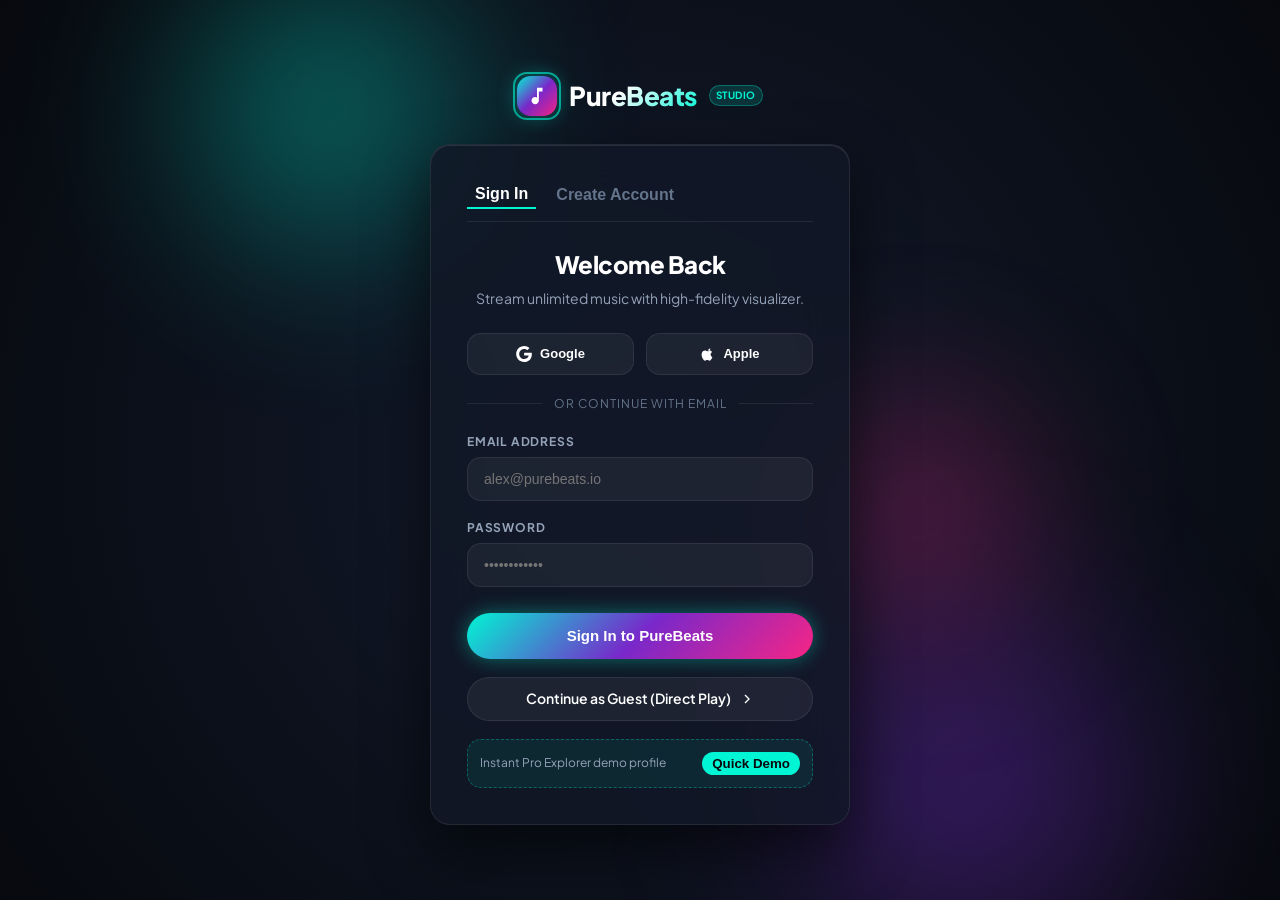
<file: login.html>
<!DOCTYPE html>
<html lang="en">
<head>
  <meta charset="UTF-8">
  <meta name="viewport" content="width=device-width, initial-scale=1.0">
  <meta name="theme-color" content="#00f5d4">
  <title>Sign In — PureBeats</title>
  
  <link rel="manifest" href="manifest.json">
  <link rel="preconnect" href="https://fonts.googleapis.com">
  <link rel="preconnect" href="https://fonts.gstatic.com" crossorigin>
  <link href="https://fonts.googleapis.com/css2?family=Plus+Jakarta+Sans:wght@400;500;600;700;800&family=JetBrains+Mono:wght@500;700&display=swap" rel="stylesheet">
  
  <link rel="stylesheet" href="style.css">
  <style>
    /* Specific Login Gateway Styling */
    .auth-bg-orbs {
      position: absolute;
      inset: 0;
      overflow: hidden;
      pointer-events: none;
    }
    .orb {
      position: absolute;
      border-radius: 50%;
      filter: blur(80px);
      opacity: 0.5;
      animation: floatOrb 12s infinite ease-in-out alternate;
    }
    .orb-1 {
      width: 400px;
      height: 400px;
      background: radial-gradient(circle, var(--accent-cyan) 0%, transparent 70%);
      top: -10%;
      left: 10%;
    }
    .orb-2 {
      width: 500px;
      height: 500px;
      background: radial-gradient(circle, var(--accent-purple) 0%, transparent 70%);
      bottom: -15%;
      right: 5%;
      animation-delay: -6s;
    }
    .orb-3 {
      width: 300px;
      height: 300px;
      background: radial-gradient(circle, var(--accent-pink) 0%, transparent 70%);
      top: 40%;
      left: 60%;
      animation-delay: -3s;
    }

    @keyframes floatOrb {
      0% { transform: translate(0, 0) scale(1); }
      100% { transform: translate(40px, -30px) scale(1.15); }
    }

    .auth-container {
      position: relative;
      z-index: 10;
      width: 100%;
      max-width: 460px;
      padding: 20px;
    }

    .auth-brand {
      display: flex;
      align-items: center;
      justify-content: center;
      gap: 12px;
      margin-bottom: 28px;
      text-decoration: none;
    }

    .auth-card-body {
      background: rgba(18, 24, 38, 0.82);
      backdrop-filter: blur(24px);
      border: 1px solid var(--border-glass);
      border-radius: var(--radius-lg);
      padding: 36px;
      box-shadow: 0 25px 60px rgba(0, 0, 0, 0.6), inset 0 1px 0 rgba(255, 255, 255, 0.1);
    }

    .auth-header {
      text-align: center;
      margin-bottom: 24px;
    }
    .auth-header h2 {
      font-size: 24px;
      font-weight: 800;
      color: #fff;
      letter-spacing: -0.5px;
      margin-bottom: 6px;
    }
    .auth-header p {
      font-size: 14px;
      color: var(--text-secondary);
    }

    .social-auth-grid {
      display: grid;
      grid-template-columns: 1fr 1fr;
      gap: 12px;
      margin-bottom: 20px;
    }
    .btn-social {
      height: 42px;
      border-radius: var(--radius-md);
      background: rgba(255, 255, 255, 0.05);
      border: 1px solid var(--border-glass);
      color: #fff;
      font-size: 13px;
      font-weight: 600;
      display: flex;
      align-items: center;
      justify-content: center;
      gap: 8px;
      cursor: pointer;
      transition: all var(--transition-fast);
    }
    .btn-social:hover {
      background: rgba(255, 255, 255, 0.1);
      border-color: rgba(255, 255, 255, 0.2);
    }

    .auth-divider {
      display: flex;
      align-items: center;
      gap: 12px;
      color: var(--text-muted);
      font-size: 12px;
      text-transform: uppercase;
      letter-spacing: 1px;
      margin-bottom: 20px;
    }
    .auth-divider::before, .auth-divider::after {
      content: '';
      flex: 1;
      height: 1px;
      background: var(--border-glass);
    }

    .demo-autofill-bar {
      margin-top: 18px;
      padding: 12px;
      border-radius: var(--radius-md);
      background: rgba(0, 245, 212, 0.08);
      border: 1px dashed rgba(0, 245, 212, 0.3);
      display: flex;
      align-items: center;
      justify-content: space-between;
      font-size: 12px;
      color: var(--text-secondary);
    }
    .btn-demo-click {
      background: var(--accent-cyan);
      color: var(--bg-darkest);
      border: none;
      padding: 4px 10px;
      border-radius: var(--radius-full);
      font-weight: 700;
      cursor: pointer;
      transition: transform var(--transition-fast);
    }
    .btn-demo-click:hover {
      transform: scale(1.05);
    }
  </style>
</head>
<body class="auth-page">
  <!-- Glowing Orbs -->
  <div class="auth-bg-orbs">
    <div class="orb orb-1"></div>
    <div class="orb orb-2"></div>
    <div class="orb orb-3"></div>
  </div>

  <div class="auth-container">
    <!-- Brand Logo -->
    <a href="index.html" class="auth-brand">
      <div class="brand-icon-wrap">
        <div class="brand-pulse-ring"></div>
        <svg viewBox="0 0 24 24" width="22" height="22" fill="#fff">
          <path d="M12 3v10.55c-.59-.34-1.27-.55-2-.55-2.21 0-4 1.79-4 4s1.79 4 4 4 4-1.79 4-4V7h4V3h-6z"/>
        </svg>
      </div>
      <span class="brand-title" style="font-size: 26px;">PureBeats</span>
      <span class="brand-badge">STUDIO</span>
    </a>

    <!-- Auth Card -->
    <div class="auth-card-body">
      <!-- Tabs -->
      <div class="auth-tabs">
        <button class="auth-tab active" id="tab-login" onclick="switchAuthTab('login')">Sign In</button>
        <button class="auth-tab" id="tab-signup" onclick="switchAuthTab('signup')">Create Account</button>
      </div>

      <div class="auth-header">
        <h2 id="auth-title">Welcome Back</h2>
        <p id="auth-subtitle">Stream unlimited music with high-fidelity visualizer.</p>
      </div>

      <!-- Quick Social Buttons -->
      <div class="social-auth-grid">
        <button class="btn-social" type="button" onclick="loginWithProvider('Google')">
          <svg viewBox="0 0 24 24" width="16" height="16" fill="currentColor">
            <path d="M12.24 10.285V14.4h6.806c-.275 1.765-2.056 5.174-6.806 5.174-4.095 0-7.439-3.389-7.439-7.574s3.345-7.574 7.439-7.574c2.33 0 3.891.989 4.785 1.849l3.254-3.138C18.189 1.186 15.479 0 12.24 0c-6.635 0-12 5.365-12 12s5.365 12 12 12c6.926 0 11.52-4.869 11.52-11.726 0-.788-.085-1.39-.189-1.989H12.24z"/>
          </svg>
          Google
        </button>
        <button class="btn-social" type="button" onclick="loginWithProvider('Apple')">
          <svg viewBox="0 0 24 24" width="16" height="16" fill="currentColor">
            <path d="M18.71 19.5c-.83 1.24-1.71 2.45-3.05 2.47-1.34.03-1.77-.79-3.29-.79-1.53 0-2 .77-3.27.82-1.31.05-2.3-1.32-3.14-2.53C4.25 17 2.94 12.45 4.7 9.39c.87-1.52 2.43-2.48 4.12-2.51 1.28-.02 2.5.87 3.29.87.78 0 2.26-1.07 3.81-.91.65.03 2.47.26 3.64 1.98-.09.06-2.17 1.28-2.15 3.81.03 3.02 2.65 4.03 2.68 4.04-.03.07-.42 1.44-1.38 2.83M15.97 6.84c.66-.8 1.11-1.92.99-3.04-.96.04-2.12.64-2.8 1.44-.6.69-1.12 1.82-.98 2.91 1.07.08 2.15-.55 2.79-1.31z"/>
          </svg>
          Apple
        </button>
      </div>

      <div class="auth-divider">or continue with email</div>

      <!-- Auth Form -->
      <form class="auth-form" id="auth-form" onsubmit="handleAuthSubmit(event)">
        <div class="form-group" id="name-group" style="display: none;">
          <label class="form-label" for="user-fullname">Full Name</label>
          <input type="text" class="form-input" id="user-fullname" placeholder="Alex River">
        </div>

        <div class="form-group">
          <label class="form-label" for="user-email">Email Address</label>
          <input type="email" class="form-input" id="user-email" placeholder="alex@purebeats.io" required>
        </div>

        <div class="form-group">
          <label class="form-label" for="user-password">Password</label>
          <input type="password" class="form-input" id="user-password" placeholder="••••••••••••" required>
        </div>

        <button type="submit" class="btn-submit-auth" id="btn-auth-submit">
          Sign In to PureBeats
        </button>

        <a href="index.html" class="btn-guest-pass" onclick="loginAsGuest()">
          <span>Continue as Guest (Direct Play)</span>
          <svg viewBox="0 0 24 24" width="16" height="16" fill="none" stroke="currentColor" stroke-width="2">
            <polyline points="9 18 15 12 9 6"></polyline>
          </svg>
        </a>
      </form>

      <!-- Instant Demo Autofill -->
      <div class="demo-autofill-bar">
        <span>Instant Pro Explorer demo profile</span>
        <button type="button" class="btn-demo-click" onclick="demoAutofill()">Quick Demo</button>
      </div>
    </div>
  </div>

  <script>
    let currentMode = 'login';

    function switchAuthTab(mode) {
      currentMode = mode;
      const tabLogin = document.getElementById('tab-login');
      const tabSignup = document.getElementById('tab-signup');
      const nameGroup = document.getElementById('name-group');
      const authTitle = document.getElementById('auth-title');
      const authSubtitle = document.getElementById('auth-subtitle');
      const submitBtn = document.getElementById('btn-auth-submit');

      if (mode === 'signup') {
        tabLogin.classList.remove('active');
        tabSignup.classList.add('active');
        nameGroup.style.display = 'flex';
        authTitle.textContent = 'Create PureBeats Account';
        authSubtitle.textContent = 'Join the next generation of online audio streaming.';
        submitBtn.textContent = 'Create Pro Account';
      } else {
        tabLogin.classList.add('active');
        tabSignup.classList.remove('active');
        nameGroup.style.display = 'none';
        authTitle.textContent = 'Welcome Back';
        authSubtitle.textContent = 'Stream unlimited music with high-fidelity visualizer.';
        submitBtn.textContent = 'Sign In to PureBeats';
      }
    }

    function demoAutofill() {
      document.getElementById('user-email').value = 'alex.river@purebeats.io';
      document.getElementById('user-password').value = 'purebeats2026';
      if (currentMode === 'signup') {
        document.getElementById('user-fullname').value = 'Alex River';
      }
      handleAuthSubmit(new Event('submit'));
    }

    function handleAuthSubmit(e) {
      if (e) e.preventDefault();
      const email = document.getElementById('user-email').value || 'alex.river@purebeats.io';
      const name = (currentMode === 'signup' && document.getElementById('user-fullname').value) 
        ? document.getElementById('user-fullname').value 
        : email.split('@')[0].replace('.', ' ').replace(/\b\w/g, l => l.toUpperCase());

      const userObj = {
        name: name,
        email: email,
        status: 'Pro Listener',
        avatar: name.charAt(0).toUpperCase()
      };

      localStorage.setItem('purebeats_user', JSON.stringify(userObj));
      localStorage.setItem('pulse_user', JSON.stringify(userObj));
      window.location.href = 'index.html';
    }

    function loginAsGuest() {
      const guestObj = {
        name: 'Guest Explorer',
        email: 'guest@purebeats.io',
        status: 'Free Listener',
        avatar: 'G'
      };
      localStorage.setItem('purebeats_user', JSON.stringify(guestObj));
      localStorage.setItem('pulse_user', JSON.stringify(guestObj));
    }

    function loginWithProvider(provider) {
      const userObj = {
        name: `${provider} Listener`,
        email: `user@${provider.toLowerCase()}.com`,
        status: 'Verified VIP',
        avatar: provider.charAt(0)
      };
      localStorage.setItem('purebeats_user', JSON.stringify(userObj));
      localStorage.setItem('pulse_user', JSON.stringify(userObj));
      window.location.href = 'index.html';
    }
  </script>
</body>
</html>
</file>
<file: style.css>
/* ==========================================================================
   PULSE MUSIC PLAYER - ULTRA-MODERN CYBER-DARK DESIGN SYSTEM
   ========================================================================== */

:root {
  /* Color Palette */
  --bg-darkest: #07090e;
  --bg-dark: #0b0f19;
  --bg-surface: #121826;
  --bg-surface-elevated: #1a2236;
  --bg-glass: rgba(18, 24, 38, 0.75);
  --bg-glass-card: rgba(26, 34, 54, 0.6);
  --border-glass: rgba(255, 255, 255, 0.08);
  --border-glass-bright: rgba(0, 245, 212, 0.3);

  /* Neon Brand Accents */
  --accent-cyan: #00f5d4;
  --accent-purple: #7928ca;
  --accent-pink: #f72585;
  --accent-blue: #4361ee;
  --accent-amber: #ffb703;
  --accent-gradient: linear-gradient(135deg, #00f5d4 0%, #7928ca 50%, #f72585 100%);
  --accent-gradient-subtle: linear-gradient(135deg, rgba(0, 245, 212, 0.15) 0%, rgba(121, 40, 202, 0.15) 100%);
  --glow-cyan: 0 0 20px rgba(0, 245, 212, 0.4);
  --glow-pink: 0 0 20px rgba(247, 37, 133, 0.4);
  --glow-purple: 0 0 24px rgba(121, 40, 202, 0.5);

  /* Typography */
  --font-main: 'Plus Jakarta Sans', system-ui, -apple-system, BlinkMacSystemFont, 'Segoe UI', Roboto, sans-serif;
  --font-mono: 'JetBrains Mono', 'Fira Code', monospace;

  /* Text Colors */
  --text-primary: #ffffff;
  --text-secondary: #94a3b8;
  --text-muted: #64748b;
  --text-accent: #00f5d4;

  /* Dimensions & Spacing */
  --sidebar-width: 250px;
  --player-height: 92px;
  --header-height: 72px;
  --radius-sm: 8px;
  --radius-md: 14px;
  --radius-lg: 20px;
  --radius-full: 9999px;

  /* Transitions */
  --transition-fast: 0.15s cubic-bezier(0.4, 0, 0.2, 1);
  --transition-normal: 0.25s cubic-bezier(0.4, 0, 0.2, 1);
  --transition-smooth: 0.4s cubic-bezier(0.16, 1, 0.3, 1);
}

/* Base Reset */
*, *::before, *::after {
  box-sizing: border-box;
  margin: 0;
  padding: 0;
}

html, body {
  width: 100%;
  height: 100%;
  overflow: hidden;
  background-color: var(--bg-darkest);
  color: var(--text-primary);
  font-family: var(--font-main);
  font-size: 15px;
  line-height: 1.5;
  -webkit-font-smoothing: antialiased;
  -moz-osx-font-smoothing: grayscale;
  user-select: none;
}

/* Custom Scrollbar */
::-webkit-scrollbar {
  width: 8px;
  height: 8px;
}
::-webkit-scrollbar-track {
  background: transparent;
}
::-webkit-scrollbar-thumb {
  background: rgba(255, 255, 255, 0.12);
  border-radius: var(--radius-full);
}
::-webkit-scrollbar-thumb:hover {
  background: rgba(0, 245, 212, 0.4);
}

/* Background Animated Gradient Mesh */
.app-bg-glow {
  position: fixed;
  inset: 0;
  pointer-events: none;
  z-index: 0;
  overflow: hidden;
}
.app-bg-glow::before {
  content: '';
  position: absolute;
  top: -20%;
  left: 10%;
  width: 60vw;
  height: 60vw;
  border-radius: 50%;
  background: radial-gradient(circle, rgba(121, 40, 202, 0.18) 0%, rgba(0, 0, 0, 0) 70%);
  filter: blur(80px);
  animation: meshFloat1 18s ease-in-out infinite alternate;
}
.app-bg-glow::after {
  content: '';
  position: absolute;
  bottom: 10%;
  right: -10%;
  width: 50vw;
  height: 50vw;
  border-radius: 50%;
  background: radial-gradient(circle, rgba(0, 245, 212, 0.12) 0%, rgba(0, 0, 0, 0) 70%);
  filter: blur(90px);
  animation: meshFloat2 22s ease-in-out infinite alternate;
}

@keyframes meshFloat1 {
  0% { transform: translate(0, 0) scale(1); }
  50% { transform: translate(6vw, 4vh) scale(1.1); }
  100% { transform: translate(-4vw, 8vh) scale(0.95); }
}
@keyframes meshFloat2 {
  0% { transform: translate(0, 0) scale(1); }
  50% { transform: translate(-8vw, -6vh) scale(1.08); }
  100% { transform: translate(5vw, -3vh) scale(0.9); }
}

/* ==========================================================================
   APP CONTAINER & LAYOUT
   ========================================================================== */
.purebeats-app,
.pulse-app {
  position: relative;
  width: 100vw;
  height: 100vh;
  display: grid;
  grid-template-columns: var(--sidebar-width) 1fr;
  grid-template-rows: 1fr var(--player-height);
  grid-template-areas:
    "sidebar main"
    "player  player";
  z-index: 1;
}

/* ==========================================================================
   SIDEBAR NAVIGATION
   ========================================================================== */
.sidebar {
  grid-area: sidebar;
  background: rgba(11, 15, 25, 0.85);
  backdrop-filter: blur(20px);
  border-right: 1px solid var(--border-glass);
  display: flex;
  flex-direction: column;
  padding: 24px 16px;
  gap: 28px;
  overflow-y: auto;
  z-index: 10;
}

/* Brand Logo */
.brand {
  display: flex;
  align-items: center;
  gap: 12px;
  text-decoration: none;
  padding: 0 8px;
}
.brand-icon-wrap {
  position: relative;
  width: 40px;
  height: 40px;
  border-radius: var(--radius-md);
  background: var(--accent-gradient);
  display: flex;
  align-items: center;
  justify-content: center;
  box-shadow: var(--glow-cyan);
}
.brand-icon-wrap svg {
  width: 22px;
  height: 22px;
  fill: #fff;
}
.brand-pulse-ring {
  position: absolute;
  inset: -4px;
  border-radius: var(--radius-md);
  border: 2px solid var(--accent-cyan);
  opacity: 0.6;
  animation: pulseLogo 3s infinite;
}
@keyframes pulseLogo {
  0% { transform: scale(0.95); opacity: 0.8; }
  50% { transform: scale(1.1); opacity: 0; }
  100% { transform: scale(0.95); opacity: 0; }
}

.brand-title {
  font-size: 20px;
  font-weight: 800;
  letter-spacing: -0.5px;
  background: linear-gradient(135deg, #fff 40%, var(--accent-cyan) 100%);
  -webkit-background-clip: text;
  -webkit-text-fill-color: transparent;
}
.brand-badge {
  font-size: 10px;
  font-weight: 700;
  padding: 2px 6px;
  border-radius: var(--radius-full);
  background: rgba(0, 245, 212, 0.15);
  color: var(--accent-cyan);
  border: 1px solid rgba(0, 245, 212, 0.3);
  text-transform: uppercase;
  letter-spacing: 0.5px;
}

/* Nav Sections */
.nav-group-title {
  font-size: 11px;
  font-weight: 700;
  text-transform: uppercase;
  letter-spacing: 1.2px;
  color: var(--text-muted);
  padding: 0 12px;
  margin-bottom: 8px;
}

.nav-list {
  list-style: none;
  display: flex;
  flex-direction: column;
  gap: 4px;
}
.nav-item {
  display: flex;
  align-items: center;
  gap: 14px;
  padding: 10px 14px;
  border-radius: var(--radius-md);
  color: var(--text-secondary);
  font-weight: 600;
  font-size: 14px;
  cursor: pointer;
  transition: all var(--transition-normal);
  text-decoration: none;
}
.nav-item svg {
  width: 20px;
  height: 20px;
  stroke: currentColor;
  stroke-width: 2;
  fill: none;
  transition: transform var(--transition-normal);
}
.nav-item:hover {
  color: var(--text-primary);
  background: rgba(255, 255, 255, 0.05);
}
.nav-item:hover svg {
  transform: translateX(2px) scale(1.08);
}
.nav-item.active {
  color: #fff;
  background: linear-gradient(90deg, rgba(0, 245, 212, 0.15) 0%, rgba(121, 40, 202, 0.08) 100%);
  border-left: 3px solid var(--accent-cyan);
  box-shadow: inset 0 0 16px rgba(0, 245, 212, 0.08);
}
.nav-item.active svg {
  stroke: var(--accent-cyan);
}

.nav-count-badge {
  margin-left: auto;
  font-size: 11px;
  font-weight: 700;
  background: rgba(255, 255, 255, 0.08);
  padding: 2px 7px;
  border-radius: var(--radius-full);
  color: var(--text-secondary);
}

/* Playlist Quick Action */
.btn-create-playlist {
  display: flex;
  align-items: center;
  justify-content: center;
  gap: 8px;
  width: 100%;
  padding: 10px 16px;
  border-radius: var(--radius-md);
  background: rgba(255, 255, 255, 0.04);
  border: 1px dashed rgba(255, 255, 255, 0.15);
  color: var(--text-secondary);
  font-weight: 600;
  font-size: 13px;
  cursor: pointer;
  transition: all var(--transition-normal);
  margin-top: 6px;
}
.btn-create-playlist:hover {
  background: rgba(0, 245, 212, 0.1);
  border-color: var(--accent-cyan);
  color: var(--accent-cyan);
}

/* Sidebar Footer User Card */
.sidebar-footer {
  margin-top: auto;
  padding-top: 16px;
  border-top: 1px solid var(--border-glass);
}
.user-profile-pill {
  display: flex;
  align-items: center;
  gap: 12px;
  padding: 8px 10px;
  border-radius: var(--radius-md);
  background: rgba(255, 255, 255, 0.04);
  border: 1px solid var(--border-glass);
  cursor: pointer;
  transition: all var(--transition-normal);
}
.user-profile-pill:hover {
  background: rgba(255, 255, 255, 0.08);
  border-color: var(--border-glass-bright);
}
.user-avatar {
  width: 36px;
  height: 36px;
  border-radius: 50%;
  background: linear-gradient(135deg, var(--accent-cyan), var(--accent-purple));
  display: flex;
  align-items: center;
  justify-content: center;
  font-weight: 700;
  color: #fff;
  font-size: 14px;
  overflow: hidden;
}
.user-avatar img {
  width: 100%;
  height: 100%;
  object-fit: cover;
}
.user-info {
  flex: 1;
  overflow: hidden;
}
.user-name {
  font-size: 13px;
  font-weight: 700;
  white-space: nowrap;
  overflow: hidden;
  text-overflow: ellipsis;
}
.user-status {
  font-size: 11px;
  color: var(--accent-cyan);
}

/* ==========================================================================
   MAIN CONTENT AREA & HEADER
   ========================================================================== */
.main-viewport {
  grid-area: main;
  display: flex;
  flex-direction: column;
  overflow-y: auto;
  position: relative;
  background: radial-gradient(circle at 80% 10%, rgba(67, 97, 238, 0.08) 0%, transparent 50%),
              radial-gradient(circle at 20% 90%, rgba(247, 37, 133, 0.06) 0%, transparent 60%);
}

/* Top App Header */
.app-header {
  height: var(--header-height);
  position: sticky;
  top: 0;
  background: rgba(7, 9, 14, 0.8);
  backdrop-filter: blur(24px);
  display: flex;
  align-items: center;
  justify-content: space-between;
  padding: 0 32px;
  border-bottom: 1px solid var(--border-glass);
  z-index: 40;
}

/* Search Bar */
.search-container {
  position: relative;
  width: 360px;
  max-width: 100%;
}
.search-icon {
  position: absolute;
  left: 14px;
  top: 50%;
  transform: translateY(-50%);
  width: 18px;
  height: 18px;
  stroke: var(--text-muted);
  pointer-events: none;
  transition: stroke var(--transition-fast);
}
.search-input {
  width: 100%;
  height: 42px;
  padding: 0 40px 0 44px;
  border-radius: var(--radius-full);
  background: rgba(255, 255, 255, 0.05);
  border: 1px solid var(--border-glass);
  color: #fff;
  font-family: inherit;
  font-size: 14px;
  outline: none;
  transition: all var(--transition-normal);
}
.search-input:focus {
  background: rgba(255, 255, 255, 0.09);
  border-color: var(--accent-cyan);
  box-shadow: 0 0 16px rgba(0, 245, 212, 0.2);
}
.search-input:focus + .search-icon {
  stroke: var(--accent-cyan);
}
.search-clear-btn {
  position: absolute;
  right: 12px;
  top: 50%;
  transform: translateY(-50%);
  background: none;
  border: none;
  color: var(--text-muted);
  cursor: pointer;
  display: none;
  font-size: 14px;
}
.search-clear-btn:hover {
  color: #fff;
}

/* Header Action Buttons */
.header-actions {
  display: flex;
  align-items: center;
  gap: 14px;
}
.btn-header-pill {
  display: inline-flex;
  align-items: center;
  gap: 8px;
  height: 40px;
  padding: 0 16px;
  border-radius: var(--radius-full);
  font-size: 13px;
  font-weight: 700;
  cursor: pointer;
  border: none;
  transition: all var(--transition-normal);
}
.btn-upload-music {
  background: rgba(255, 255, 255, 0.06);
  color: #fff;
  border: 1px solid var(--border-glass);
}
.btn-upload-music:hover {
  background: rgba(255, 255, 255, 0.12);
  border-color: rgba(255, 255, 255, 0.2);
  transform: translateY(-1px);
}
.btn-cta-pulse {
  background: var(--accent-gradient);
  color: #fff;
  box-shadow: var(--glow-cyan);
  text-decoration: none;
}
.btn-cta-pulse:hover {
  transform: translateY(-2px);
  box-shadow: 0 0 28px rgba(0, 245, 212, 0.6);
}
.btn-icon-circle {
  width: 40px;
  height: 40px;
  border-radius: 50%;
  display: flex;
  align-items: center;
  justify-content: center;
  background: rgba(255, 255, 255, 0.05);
  border: 1px solid var(--border-glass);
  color: var(--text-secondary);
  cursor: pointer;
  transition: all var(--transition-normal);
}
.btn-icon-circle:hover {
  color: #fff;
  background: rgba(255, 255, 255, 0.12);
  border-color: var(--border-glass-bright);
}
.btn-icon-circle.active {
  color: var(--accent-cyan);
  border-color: var(--accent-cyan);
  background: rgba(0, 245, 212, 0.12);
}

/* ==========================================================================
   MAIN SCROLL CONTENT
   ========================================================================== */
.content-scroll {
  padding: 32px;
  display: flex;
  flex-direction: column;
  gap: 40px;
}

/* ==========================================================================
   HERO BANNER
   ========================================================================== */
.hero-banner {
  position: relative;
  width: 100%;
  height: 320px;
  border-radius: var(--radius-lg);
  overflow: hidden;
  display: flex;
  align-items: flex-end;
  padding: 40px;
  background: linear-gradient(180deg, rgba(7, 9, 14, 0.1) 0%, rgba(7, 9, 14, 0.95) 100%),
              url('https://images.unsplash.com/photo-1514525253161-7a46d19cd819?q=80&w=1600&auto=format&fit=crop') center/cover no-repeat;
  border: 1px solid var(--border-glass);
  box-shadow: 0 20px 40px rgba(0, 0, 0, 0.5);
}
.hero-backdrop-glow {
  position: absolute;
  inset: 0;
  background: linear-gradient(135deg, rgba(121, 40, 202, 0.4) 0%, rgba(0, 245, 212, 0.25) 100%);
  mix-blend-mode: overlay;
  pointer-events: none;
}
.hero-content {
  position: relative;
  z-index: 2;
  max-width: 600px;
}
.hero-tag {
  display: inline-flex;
  align-items: center;
  gap: 6px;
  padding: 4px 12px;
  border-radius: var(--radius-full);
  background: rgba(0, 245, 212, 0.2);
  border: 1px solid var(--accent-cyan);
  color: var(--accent-cyan);
  font-size: 12px;
  font-weight: 700;
  margin-bottom: 14px;
  text-transform: uppercase;
  letter-spacing: 0.8px;
}
.hero-title {
  font-size: 38px;
  font-weight: 800;
  letter-spacing: -1px;
  line-height: 1.15;
  margin-bottom: 12px;
  text-shadow: 0 4px 16px rgba(0, 0, 0, 0.7);
}
.hero-subtitle {
  font-size: 15px;
  color: rgba(255, 255, 255, 0.85);
  margin-bottom: 24px;
  line-height: 1.5;
}
.hero-actions {
  display: flex;
  align-items: center;
  gap: 16px;
}
.btn-hero-play {
  display: inline-flex;
  align-items: center;
  gap: 10px;
  padding: 12px 28px;
  border-radius: var(--radius-full);
  background: var(--accent-gradient);
  color: #fff;
  font-size: 15px;
  font-weight: 700;
  border: none;
  cursor: pointer;
  box-shadow: var(--glow-cyan);
  transition: all var(--transition-normal);
}
.btn-hero-play:hover {
  transform: scale(1.05);
  box-shadow: 0 0 30px rgba(0, 245, 212, 0.7);
}
.btn-hero-play svg {
  width: 20px;
  height: 20px;
  fill: currentColor;
}
.btn-hero-save {
  display: inline-flex;
  align-items: center;
  gap: 8px;
  padding: 12px 22px;
  border-radius: var(--radius-full);
  background: rgba(255, 255, 255, 0.12);
  backdrop-filter: blur(12px);
  color: #fff;
  font-size: 14px;
  font-weight: 600;
  border: 1px solid rgba(255, 255, 255, 0.2);
  cursor: pointer;
  transition: all var(--transition-normal);
}
.btn-hero-save:hover {
  background: rgba(255, 255, 255, 0.22);
}

/* ==========================================================================
   SECTION HEADINGS & CONTROLS
   ========================================================================== */
.section-header {
  display: flex;
  align-items: center;
  justify-content: space-between;
  margin-bottom: 20px;
}
.section-title-wrap {
  display: flex;
  align-items: baseline;
  gap: 12px;
}
.section-title {
  font-size: 22px;
  font-weight: 800;
  letter-spacing: -0.5px;
  color: #fff;
}
.section-badge {
  font-size: 12px;
  font-weight: 700;
  color: var(--accent-cyan);
}
.section-view-all {
  font-size: 13px;
  font-weight: 700;
  color: var(--text-secondary);
  text-decoration: none;
  cursor: pointer;
  transition: color var(--transition-fast);
}
.section-view-all:hover {
  color: var(--accent-cyan);
}

/* ==========================================================================
   GENRE / MOOD CHIPS
   ========================================================================== */
.genre-filter-bar {
  display: flex;
  gap: 10px;
  overflow-x: auto;
  padding-bottom: 8px;
  margin-bottom: 24px;
}
.genre-chip {
  padding: 8px 18px;
  border-radius: var(--radius-full);
  background: rgba(255, 255, 255, 0.05);
  border: 1px solid var(--border-glass);
  color: var(--text-secondary);
  font-size: 13px;
  font-weight: 600;
  cursor: pointer;
  white-space: nowrap;
  transition: all var(--transition-normal);
}
.genre-chip:hover {
  background: rgba(255, 255, 255, 0.1);
  color: #fff;
}
.genre-chip.active {
  background: var(--accent-cyan);
  color: var(--bg-darkest);
  border-color: var(--accent-cyan);
  font-weight: 700;
  box-shadow: 0 0 14px rgba(0, 245, 212, 0.4);
}

/* ==========================================================================
   TRENDING SONGS LIST (TABLE-LIKE)
   ========================================================================== */
.songs-grid {
  display: flex;
  flex-direction: column;
  gap: 6px;
}
.song-row {
  display: grid;
  grid-template-columns: 48px 60px 1fr 140px 100px 50px 50px;
  align-items: center;
  padding: 10px 16px;
  border-radius: var(--radius-md);
  background: rgba(255, 255, 255, 0.02);
  border: 1px solid transparent;
  transition: all var(--transition-fast);
  cursor: pointer;
}
.song-row:hover {
  background: rgba(255, 255, 255, 0.06);
  border-color: var(--border-glass);
  transform: translateX(4px);
}
.song-row.playing {
  background: rgba(0, 245, 212, 0.08);
  border-color: rgba(0, 245, 212, 0.3);
}
.song-row.playing .song-title {
  color: var(--accent-cyan);
}

.song-rank {
  font-size: 15px;
  font-weight: 700;
  color: var(--text-muted);
  text-align: center;
}
.song-row:hover .song-rank-num {
  display: none;
}
.song-row .song-rank-play {
  display: none;
}
.song-row:hover .song-rank-play {
  display: inline-block;
  color: var(--accent-cyan);
}

/* Song Artwork Thumbnail */
.song-thumb-wrap {
  position: relative;
  width: 48px;
  height: 48px;
  border-radius: var(--radius-sm);
  overflow: hidden;
  box-shadow: 0 4px 10px rgba(0, 0, 0, 0.4);
}
.song-thumb-wrap img {
  width: 100%;
  height: 100%;
  object-fit: cover;
}

/* Animated Equalizer Wave on Playing Item */
.song-mini-wave {
  position: absolute;
  inset: 0;
  background: rgba(0, 0, 0, 0.5);
  display: none;
  align-items: center;
  justify-content: center;
  gap: 3px;
}
.song-row.playing .song-mini-wave {
  display: flex;
}
.song-mini-wave span {
  width: 3px;
  height: 16px;
  background: var(--accent-cyan);
  border-radius: var(--radius-full);
  animation: eqBounce 1s infinite ease-in-out;
}
.song-mini-wave span:nth-child(2) { animation-delay: 0.2s; height: 10px; }
.song-mini-wave span:nth-child(3) { animation-delay: 0.4s; height: 20px; }
.song-mini-wave span:nth-child(4) { animation-delay: 0.15s; height: 14px; }

@keyframes eqBounce {
  0%, 100% { transform: scaleY(0.3); }
  50% { transform: scaleY(1); }
}

.song-info {
  display: flex;
  flex-direction: column;
  padding-left: 12px;
  overflow: hidden;
}
.song-title {
  font-size: 15px;
  font-weight: 700;
  color: #fff;
  white-space: nowrap;
  overflow: hidden;
  text-overflow: ellipsis;
  margin-bottom: 2px;
}
.song-artist {
  font-size: 13px;
  color: var(--text-secondary);
  white-space: nowrap;
  overflow: hidden;
  text-overflow: ellipsis;
}
.song-album {
  font-size: 13px;
  color: var(--text-muted);
  white-space: nowrap;
  overflow: hidden;
  text-overflow: ellipsis;
}
.song-plays {
  font-size: 13px;
  color: var(--text-muted);
  font-family: var(--font-mono);
}
.song-duration {
  font-size: 13px;
  color: var(--text-muted);
  font-family: var(--font-mono);
}
.song-like-btn {
  background: none;
  border: none;
  color: var(--text-muted);
  cursor: pointer;
  padding: 6px;
  display: flex;
  align-items: center;
  justify-content: center;
  transition: all var(--transition-fast);
}
.song-like-btn:hover {
  color: var(--accent-pink);
  transform: scale(1.15);
}
.song-like-btn.liked {
  color: var(--accent-pink);
}
.song-like-btn.liked svg {
  fill: var(--accent-pink);
  stroke: var(--accent-pink);
}

.song-menu-btn {
  background: none;
  border: none;
  color: var(--text-muted);
  cursor: pointer;
  padding: 6px;
  display: flex;
  align-items: center;
  justify-content: center;
  transition: color var(--transition-fast);
}
.song-menu-btn:hover {
  color: #fff;
}

/* ==========================================================================
   CARDS GRID (PLAYLISTS, ALBUMS, TOP CHARTS)
   ========================================================================== */
.cards-grid {
  display: grid;
  grid-template-columns: repeat(auto-fill, minmax(180px, 1fr));
  gap: 20px;
}
.music-card {
  position: relative;
  background: var(--bg-glass-card);
  backdrop-filter: blur(12px);
  border: 1px solid var(--border-glass);
  border-radius: var(--radius-md);
  padding: 16px;
  display: flex;
  flex-direction: column;
  cursor: pointer;
  transition: all var(--transition-normal);
}
.music-card:hover {
  background: rgba(30, 41, 67, 0.75);
  border-color: rgba(255, 255, 255, 0.15);
  transform: translateY(-6px);
  box-shadow: 0 16px 30px rgba(0, 0, 0, 0.4);
}
.card-artwork-box {
  position: relative;
  width: 100%;
  aspect-ratio: 1;
  border-radius: var(--radius-sm);
  overflow: hidden;
  margin-bottom: 14px;
  box-shadow: 0 8px 16px rgba(0, 0, 0, 0.35);
}
.card-artwork-box img {
  width: 100%;
  height: 100%;
  object-fit: cover;
  transition: transform var(--transition-smooth);
}
.music-card:hover .card-artwork-box img {
  transform: scale(1.06);
}

/* Card Floating Play Button */
.card-play-btn {
  position: absolute;
  right: 12px;
  bottom: 12px;
  width: 44px;
  height: 44px;
  border-radius: 50%;
  background: var(--accent-gradient);
  border: none;
  color: #fff;
  display: flex;
  align-items: center;
  justify-content: center;
  box-shadow: var(--glow-cyan);
  opacity: 0;
  transform: translateY(10px) scale(0.9);
  transition: all var(--transition-normal);
  cursor: pointer;
}
.music-card:hover .card-play-btn {
  opacity: 1;
  transform: translateY(0) scale(1);
}
.card-play-btn:hover {
  transform: scale(1.1) !important;
}

.card-title {
  font-size: 15px;
  font-weight: 700;
  color: #fff;
  white-space: nowrap;
  overflow: hidden;
  text-overflow: ellipsis;
  margin-bottom: 4px;
}
.card-subtitle {
  font-size: 13px;
  color: var(--text-secondary);
  white-space: nowrap;
  overflow: hidden;
  text-overflow: ellipsis;
}

/* ==========================================================================
   DYNAMIC REAL-TIME AUDIO VISUALIZER
   ========================================================================== */
.visualizer-strip {
  width: 100%;
  height: 90px;
  border-radius: var(--radius-md);
  background: rgba(18, 24, 38, 0.6);
  border: 1px solid var(--border-glass);
  position: relative;
  overflow: hidden;
  display: flex;
  align-items: center;
  justify-content: center;
}
.visualizer-canvas {
  width: 100%;
  height: 100%;
  display: block;
}
.visualizer-mode-toggle {
  position: absolute;
  top: 10px;
  right: 14px;
  display: flex;
  gap: 6px;
  z-index: 5;
}
.btn-viz-mode {
  padding: 4px 10px;
  border-radius: var(--radius-full);
  background: rgba(0, 0, 0, 0.6);
  border: 1px solid var(--border-glass);
  color: var(--text-secondary);
  font-size: 11px;
  font-weight: 700;
  cursor: pointer;
  transition: all var(--transition-fast);
}
.btn-viz-mode:hover, .btn-viz-mode.active {
  background: var(--accent-cyan);
  color: var(--bg-darkest);
  border-color: var(--accent-cyan);
}

/* ==========================================================================
   BOTTOM PERSISTENT PLAYER DOCK
   ========================================================================== */
.player-dock {
  grid-area: player;
  background: rgba(11, 15, 25, 0.95);
  backdrop-filter: blur(24px);
  border-top: 1px solid var(--border-glass);
  display: grid;
  grid-template-columns: 320px 1fr 320px;
  align-items: center;
  padding: 0 24px;
  z-index: 50;
  box-shadow: 0 -10px 30px rgba(0, 0, 0, 0.6);
}

/* Left Track Info */
.player-track-info {
  display: flex;
  align-items: center;
  gap: 14px;
  min-width: 0;
}
.player-vinyl-wrap {
  position: relative;
  width: 58px;
  height: 58px;
  flex-shrink: 0;
}
.player-thumb {
  width: 100%;
  height: 100%;
  border-radius: var(--radius-sm);
  object-fit: cover;
  box-shadow: 0 4px 12px rgba(0, 0, 0, 0.5);
  border: 2px solid transparent;
  transition: border-color var(--transition-normal);
}
.player-dock.playing .player-thumb {
  border-color: var(--accent-cyan);
  box-shadow: var(--glow-cyan);
  animation: pulseThumbnail 2.5s infinite;
}
@keyframes pulseThumbnail {
  0%, 100% { transform: scale(1); }
  50% { transform: scale(1.04); }
}

.player-meta {
  display: flex;
  flex-direction: column;
  min-width: 0;
}
.player-title {
  font-size: 14px;
  font-weight: 700;
  color: #fff;
  white-space: nowrap;
  overflow: hidden;
  text-overflow: ellipsis;
  cursor: pointer;
}
.player-title:hover {
  color: var(--accent-cyan);
}
.player-artist {
  font-size: 12px;
  color: var(--text-secondary);
  white-space: nowrap;
  overflow: hidden;
  text-overflow: ellipsis;
}

/* Center Controls */
.player-center {
  display: flex;
  flex-direction: column;
  align-items: center;
  gap: 6px;
  max-width: 680px;
  margin: 0 auto;
  width: 100%;
}
.player-buttons {
  display: flex;
  align-items: center;
  gap: 20px;
}
.btn-player-ctrl {
  background: none;
  border: none;
  color: var(--text-secondary);
  cursor: pointer;
  display: flex;
  align-items: center;
  justify-content: center;
  transition: all var(--transition-fast);
}
.btn-player-ctrl:hover {
  color: #fff;
  transform: scale(1.12);
}
.btn-player-ctrl.active {
  color: var(--accent-cyan);
}
.btn-play-pause-main {
  width: 46px;
  height: 46px;
  border-radius: 50%;
  background: #fff;
  color: var(--bg-darkest);
  border: none;
  display: flex;
  align-items: center;
  justify-content: center;
  cursor: pointer;
  box-shadow: 0 4px 18px rgba(255, 255, 255, 0.3);
  transition: all var(--transition-normal);
}
.btn-play-pause-main:hover {
  transform: scale(1.08);
  box-shadow: 0 0 24px rgba(0, 245, 212, 0.7);
  background: var(--accent-cyan);
}
.btn-play-pause-main svg {
  width: 22px;
  height: 22px;
  fill: currentColor;
}

/* Progress / Seek Bar */
.player-progress-bar-wrap {
  width: 100%;
  display: flex;
  align-items: center;
  gap: 12px;
}
.time-stamp {
  font-size: 11px;
  color: var(--text-muted);
  font-family: var(--font-mono);
  min-width: 36px;
  text-align: center;
}
.progress-track {
  position: relative;
  flex: 1;
  height: 5px;
  border-radius: var(--radius-full);
  background: rgba(255, 255, 255, 0.12);
  cursor: pointer;
  transition: height var(--transition-fast);
}
.progress-track:hover {
  height: 7px;
}
.progress-fill {
  position: absolute;
  left: 0;
  top: 0;
  bottom: 0;
  width: 0%;
  border-radius: var(--radius-full);
  background: var(--accent-gradient);
  pointer-events: none;
}
.progress-thumb {
  position: absolute;
  top: 50%;
  right: -6px;
  width: 12px;
  height: 12px;
  border-radius: 50%;
  background: #fff;
  transform: translateY(-50%) scale(0);
  transition: transform var(--transition-fast);
  box-shadow: 0 0 10px rgba(0, 245, 212, 0.8);
}
.progress-track:hover .progress-thumb {
  transform: translateY(-50%) scale(1);
}

/* Right Controls (Volume, EQ, Lyrics, Queue) */
.player-right {
  display: flex;
  align-items: center;
  justify-content: flex-end;
  gap: 16px;
}
.volume-control-wrap {
  display: flex;
  align-items: center;
  gap: 8px;
  width: 120px;
}
.volume-slider {
  -webkit-appearance: none;
  appearance: none;
  width: 100%;
  height: 4px;
  border-radius: var(--radius-full);
  background: rgba(255, 255, 255, 0.15);
  outline: none;
  cursor: pointer;
}
.volume-slider::-webkit-slider-thumb {
  -webkit-appearance: none;
  width: 12px;
  height: 12px;
  border-radius: 50%;
  background: #fff;
  cursor: pointer;
  box-shadow: 0 0 8px rgba(0, 245, 212, 0.6);
  transition: transform var(--transition-fast);
}
.volume-slider::-webkit-slider-thumb:hover {
  transform: scale(1.3);
  background: var(--accent-cyan);
}

/* ==========================================================================
   SIDE DRAWERS (LYRICS & QUEUE)
   ========================================================================== */
.drawer-panel {
  position: fixed;
  top: 0;
  right: -420px;
  width: 400px;
  max-width: 90vw;
  height: calc(100vh - var(--player-height));
  background: rgba(11, 15, 25, 0.95);
  backdrop-filter: blur(28px);
  border-left: 1px solid var(--border-glass);
  box-shadow: -10px 0 40px rgba(0, 0, 0, 0.6);
  z-index: 45;
  transition: right var(--transition-smooth);
  display: flex;
  flex-direction: column;
}
.drawer-panel.open {
  right: 0;
}
.drawer-header {
  padding: 20px 24px;
  display: flex;
  align-items: center;
  justify-content: space-between;
  border-bottom: 1px solid var(--border-glass);
}
.drawer-title {
  font-size: 18px;
  font-weight: 800;
}
.btn-drawer-close {
  background: none;
  border: none;
  color: var(--text-muted);
  cursor: pointer;
  padding: 4px;
}
.btn-drawer-close:hover {
  color: #fff;
}

/* Lyrics Display */
.lyrics-body {
  flex: 1;
  overflow-y: auto;
  padding: 32px 24px;
  display: flex;
  flex-direction: column;
  gap: 20px;
  text-align: center;
}
.lyrics-line {
  font-size: 18px;
  font-weight: 700;
  color: var(--text-muted);
  transition: all var(--transition-normal);
  cursor: pointer;
  padding: 8px 12px;
  border-radius: var(--radius-md);
}
.lyrics-line:hover {
  color: var(--text-secondary);
}
.lyrics-line.active {
  color: var(--accent-cyan);
  font-size: 24px;
  transform: scale(1.06);
  text-shadow: 0 0 20px rgba(0, 245, 212, 0.5);
}

/* Queue List */
.queue-list {
  flex: 1;
  overflow-y: auto;
  padding: 16px;
  display: flex;
  flex-direction: column;
  gap: 6px;
}

/* ==========================================================================
   EQUALIZER MODAL
   ========================================================================== */
.modal-overlay {
  position: fixed;
  inset: 0;
  background: rgba(0, 0, 0, 0.7);
  backdrop-filter: blur(12px);
  display: flex;
  align-items: center;
  justify-content: center;
  z-index: 100;
  opacity: 0;
  pointer-events: none;
  transition: opacity var(--transition-normal);
}
.modal-overlay.open {
  opacity: 1;
  pointer-events: auto;
}
.modal-box {
  background: var(--bg-surface);
  border: 1px solid var(--border-glass);
  border-radius: var(--radius-lg);
  padding: 32px;
  width: 520px;
  max-width: 90vw;
  box-shadow: 0 25px 60px rgba(0, 0, 0, 0.7);
  transform: translateY(20px) scale(0.96);
  transition: all var(--transition-smooth);
}
.modal-overlay.open .modal-box {
  transform: translateY(0) scale(1);
}

.modal-header {
  display: flex;
  align-items: center;
  justify-content: space-between;
  margin-bottom: 24px;
}
.modal-title {
  font-size: 20px;
  font-weight: 800;
  letter-spacing: -0.5px;
}

/* EQ Sliders */
.eq-sliders-wrap {
  display: flex;
  justify-content: space-around;
  align-items: center;
  height: 220px;
  margin-bottom: 28px;
  padding: 0 10px;
}
.eq-band {
  display: flex;
  flex-direction: column;
  align-items: center;
  height: 100%;
  gap: 12px;
}
.eq-slider {
  -webkit-appearance: none;
  appearance: none;
  writing-mode: vertical-lr;
  direction: rtl;
  width: 6px;
  height: 140px;
  border-radius: var(--radius-full);
  background: rgba(255, 255, 255, 0.1);
  outline: none;
  cursor: pointer;
}
.eq-slider::-webkit-slider-thumb {
  -webkit-appearance: none;
  width: 18px;
  height: 18px;
  border-radius: 50%;
  background: var(--accent-cyan);
  box-shadow: 0 0 10px rgba(0, 245, 212, 0.7);
  cursor: pointer;
}
.eq-freq {
  font-size: 11px;
  font-family: var(--font-mono);
  color: var(--text-muted);
}
.eq-db {
  font-size: 11px;
  font-family: var(--font-mono);
  color: var(--accent-cyan);
}

/* EQ Preset Chips */
.eq-presets-wrap {
  display: flex;
  gap: 8px;
  flex-wrap: wrap;
}
.eq-preset-chip {
  padding: 6px 14px;
  border-radius: var(--radius-full);
  background: rgba(255, 255, 255, 0.05);
  border: 1px solid var(--border-glass);
  color: var(--text-secondary);
  font-size: 12px;
  font-weight: 600;
  cursor: pointer;
  transition: all var(--transition-fast);
}
.eq-preset-chip:hover, .eq-preset-chip.active {
  background: var(--accent-cyan);
  color: var(--bg-darkest);
  border-color: var(--accent-cyan);
}

/* ==========================================================================
   TOAST NOTIFICATIONS
   ========================================================================== */
.toast-container {
  position: fixed;
  bottom: calc(var(--player-height) + 20px);
  right: 24px;
  display: flex;
  flex-direction: column;
  gap: 10px;
  z-index: 200;
  pointer-events: none;
}
.toast {
  padding: 12px 20px;
  border-radius: var(--radius-md);
  background: rgba(18, 24, 38, 0.95);
  backdrop-filter: blur(16px);
  border: 1px solid var(--border-glass-bright);
  color: #fff;
  font-size: 13px;
  font-weight: 600;
  box-shadow: 0 10px 25px rgba(0, 0, 0, 0.5);
  display: flex;
  align-items: center;
  gap: 10px;
  transform: translateY(20px);
  opacity: 0;
  animation: toastIn 0.3s forwards ease-out;
  pointer-events: auto;
}
@keyframes toastIn {
  to { transform: translateY(0); opacity: 1; }
}

/* ==========================================================================
   LOGIN / AUTH PORTAL STYLES (SHARED)
   ========================================================================== */
.auth-page {
  width: 100vw;
  height: 100vh;
  display: flex;
  align-items: center;
  justify-content: center;
  background: radial-gradient(circle at center, #131b2e 0%, #07090e 100%);
  position: relative;
  overflow: hidden;
}
.auth-card {
  width: 440px;
  max-width: 90vw;
  background: rgba(18, 24, 38, 0.85);
  backdrop-filter: blur(28px);
  border: 1px solid var(--border-glass);
  border-radius: var(--radius-lg);
  padding: 40px;
  box-shadow: 0 30px 70px rgba(0, 0, 0, 0.7);
  position: relative;
  z-index: 10;
}
.auth-tabs {
  display: flex;
  gap: 12px;
  border-bottom: 1px solid var(--border-glass);
  margin-bottom: 24px;
  padding-bottom: 12px;
}
.auth-tab {
  font-size: 16px;
  font-weight: 700;
  color: var(--text-muted);
  cursor: pointer;
  background: none;
  border: none;
  transition: color var(--transition-fast);
  padding: 4px 8px;
}
.auth-tab.active {
  color: #fff;
  border-bottom: 2px solid var(--accent-cyan);
}
.auth-form {
  display: flex;
  flex-direction: column;
  gap: 18px;
}
.form-group {
  display: flex;
  flex-direction: column;
  gap: 6px;
}
.form-label {
  font-size: 12px;
  font-weight: 700;
  color: var(--text-secondary);
  text-transform: uppercase;
  letter-spacing: 0.8px;
}
.form-input {
  width: 100%;
  height: 44px;
  padding: 0 16px;
  border-radius: var(--radius-md);
  background: rgba(255, 255, 255, 0.05);
  border: 1px solid var(--border-glass);
  color: #fff;
  font-size: 14px;
  outline: none;
  transition: all var(--transition-normal);
}
.form-input:focus {
  border-color: var(--accent-cyan);
  box-shadow: 0 0 14px rgba(0, 245, 212, 0.3);
  background: rgba(255, 255, 255, 0.08);
}
.btn-submit-auth {
  width: 100%;
  height: 46px;
  border-radius: var(--radius-full);
  background: var(--accent-gradient);
  border: none;
  color: #fff;
  font-size: 15px;
  font-weight: 700;
  cursor: pointer;
  box-shadow: var(--glow-cyan);
  transition: all var(--transition-normal);
  margin-top: 8px;
}
.btn-submit-auth:hover {
  transform: translateY(-2px);
  box-shadow: 0 0 25px rgba(0, 245, 212, 0.6);
}
.btn-guest-pass {
  width: 100%;
  height: 44px;
  border-radius: var(--radius-full);
  background: rgba(255, 255, 255, 0.06);
  border: 1px solid var(--border-glass);
  color: #fff;
  font-size: 14px;
  font-weight: 600;
  cursor: pointer;
  transition: all var(--transition-normal);
  display: flex;
  align-items: center;
  justify-content: center;
  gap: 8px;
  text-decoration: none;
}
.btn-guest-pass:hover {
  background: rgba(255, 255, 255, 0.12);
  border-color: var(--border-glass-bright);
}

/* ==========================================================================
   PERFORMANCE & FAST PROCESSING ENHANCEMENTS
   ========================================================================== */
.song-row {
  content-visibility: auto;
  contain-intrinsic-size: 1px 74px;
}

.genre-3d-card,
.turntable-chassis,
.visualizer-canvas,
.vinyl-disc-3d {
  transform: translateZ(0);
  will-change: transform;
}

/* Mobile Hamburger Toggle Button */
.btn-mobile-menu-toggle {
  display: none;
  flex-direction: column;
  justify-content: center;
  align-items: center;
  gap: 5px;
  width: 42px;
  height: 42px;
  min-width: 42px;
  border-radius: 12px;
  background: rgba(255, 255, 255, 0.06);
  border: 1px solid rgba(255, 255, 255, 0.12);
  cursor: pointer;
  padding: 8px;
  transition: all 0.25s ease;
  z-index: 20;
}

.btn-mobile-menu-toggle:hover,
.btn-mobile-menu-toggle:active {
  background: rgba(0, 245, 212, 0.15);
  border-color: var(--accent-cyan);
}

.btn-mobile-menu-toggle .hamburger-bar {
  width: 20px;
  height: 2px;
  background: var(--text-primary);
  border-radius: 2px;
  transition: all 0.3s ease;
}

.btn-mobile-menu-toggle.active .hamburger-bar:nth-child(1) {
  transform: translateY(7px) rotate(45deg);
}

.btn-mobile-menu-toggle.active .hamburger-bar:nth-child(2) {
  opacity: 0;
  transform: translateX(-8px);
}

.btn-mobile-menu-toggle.active .hamburger-bar:nth-child(3) {
  transform: translateY(-7px) rotate(-45deg);
}

/* Mobile Sidebar Drawer Overlay Backdrop */
.mobile-sidebar-overlay {
  display: none;
  position: fixed;
  inset: 0;
  background: rgba(5, 7, 14, 0.75);
  backdrop-filter: blur(8px);
  -webkit-backdrop-filter: blur(8px);
  z-index: 998;
  opacity: 0;
  pointer-events: none;
  transition: opacity 0.3s ease;
}

.mobile-sidebar-overlay.active {
  opacity: 1;
  pointer-events: auto;
}

/* ==========================================================================
   MULTI-DEVICE RESPONSIVE BREAKPOINTS (Mobile-First, 320px → 2560px+)
   Standard: 640px · 768px · 1024px · 1280px
   ========================================================================== */

/* ─── FLUID TYPOGRAPHY & SPACING (clamp base) ─── */
.hero-title {
  font-size: clamp(1.5rem, 4vw + 0.5rem, 2.375rem);
}
.hero-subtitle {
  font-size: clamp(0.75rem, 1.5vw + 0.25rem, 0.9375rem);
}
.section-title {
  font-size: clamp(1.125rem, 2vw + 0.25rem, 1.375rem);
}
.content-scroll {
  padding: clamp(1rem, 3vw, 2rem);
  gap: clamp(1.25rem, 4vw, 2.5rem);
}
.hero-banner {
  height: auto;
  min-height: clamp(200px, 35vw, 320px);
  padding: clamp(1.25rem, 4vw, 2.5rem);
}
.hero-content {
  max-width: 100%;
}

/* ─── RESPONSIVE MEDIA ─── */
img, video, iframe, canvas, svg {
  max-width: 100%;
  height: auto;
}
.visualizer-canvas,
.player-thumb,
.song-thumb-wrap img,
.card-artwork-box img,
.vinyl-label-art,
.card-3d-artwork {
  max-width: 100%;
}

/* ─── TOUCH TARGETS (min 44×44px for mobile a11y) ─── */
.btn-player-ctrl {
  min-width: 44px;
  min-height: 44px;
}
.btn-icon-circle {
  min-width: 44px;
  min-height: 44px;
}
.song-like-btn,
.song-menu-btn {
  min-width: 44px;
  min-height: 44px;
  padding: 10px;
}
.nav-item {
  min-height: 44px;
}
.nav-sub-item {
  min-height: 44px;
  padding: 10px;
}
.genre-chip,
.singer-chip {
  min-height: 44px;
  padding: 10px 18px;
}
.eq-preset-chip,
.header-eq-preset-chip {
  min-height: 40px;
  padding: 8px 14px;
}
.btn-viz-mode {
  min-height: 36px;
  padding: 6px 12px;
}
.btn-drawer-close {
  min-width: 44px;
  min-height: 44px;
  padding: 10px;
}
.search-clear-btn {
  min-width: 32px;
  min-height: 32px;
}

/* ─── 1. DESKTOP (≥ 1025px): Sidebar always visible ─── */
@media (min-width: 1025px) {
  .btn-mobile-menu-toggle {
    display: none !important;
  }
  .sidebar {
    position: relative !important;
    transform: none !important;
    display: flex !important;
  }
}

/* ─── 2. LARGE TABLET / SMALL LAPTOP (≤ 1024px) ─── */
@media (max-width: 1024px) {
  :root {
    --sidebar-width: 220px;
  }
  .song-row {
    grid-template-columns: 36px 48px 1fr 100px 50px 36px;
  }
  .song-album {
    display: none;
  }
  .player-dock {
    grid-template-columns: 200px 1fr 160px;
    padding: 0 16px;
  }
  .genre-cards-3d-grid {
    grid-template-columns: repeat(auto-fill, minmax(220px, 1fr));
    gap: 18px;
  }
  .cards-grid {
    grid-template-columns: repeat(auto-fill, minmax(160px, 1fr));
    gap: 16px;
  }
  .search-container {
    width: 280px;
  }
}

/* ─── 3. TABLET & COMPACT (≤ 900px): Sidebar becomes drawer ─── */
@media (max-width: 900px) {
  .btn-mobile-menu-toggle {
    display: flex;
  }
  .mobile-sidebar-overlay {
    display: block;
  }

  .purebeats-app,
  .pulse-app {
    grid-template-columns: 1fr;
    grid-template-areas:
      "main"
      "player";
  }

  .sidebar {
    position: fixed !important;
    top: 0;
    left: 0;
    bottom: 0;
    width: 300px;
    max-width: 85vw;
    height: 100vh;
    height: 100dvh;
    z-index: 999;
    background: rgba(14, 18, 30, 0.98);
    backdrop-filter: blur(24px);
    -webkit-backdrop-filter: blur(24px);
    border-right: 1px solid rgba(255, 255, 255, 0.15);
    box-shadow: 10px 0 40px rgba(0, 0, 0, 0.85);
    transform: translateX(-105%);
    transition: transform 0.35s cubic-bezier(0.16, 1, 0.3, 1);
    display: flex !important;
    flex-direction: column;
    padding-top: max(16px, env(safe-area-inset-top));
  }

  .sidebar.mobile-open {
    transform: translateX(0);
  }

  /* Player dock: hide right controls on tablet */
  .player-dock {
    grid-template-columns: 200px 1fr 120px;
    padding: 0 14px;
  }
  .volume-control-wrap {
    width: 80px;
  }
  .btn-icon-circle#btn-lyrics-toggle,
  .btn-icon-circle#btn-queue-toggle {
    display: none;
  }

  /* Drawers full-width on tablet */
  .drawer-panel {
    width: 340px;
    max-width: 92vw;
  }

  /* Singer subfields: wrap on tablet */
  .subfields-header {
    flex-direction: column;
    align-items: flex-start;
    gap: 4px;
  }
}

/* ─── 4. LARGE PHONES / PHABLET (≤ 768px) ─── */
@media (max-width: 768px) {
  .app-header {
    padding: 10px 14px;
    gap: 10px;
    height: auto;
    min-height: var(--header-height);
    flex-wrap: wrap;
  }
  .search-container {
    width: 100%;
    min-width: unset;
    order: 10;
    flex: 1 1 100%;
  }
  .header-actions {
    gap: 8px;
    flex-shrink: 0;
  }
  .api-live-badge {
    display: none;
  }
  .btn-header-pill.btn-upload-music {
    display: none;
  }
  .eq-header-label {
    display: none;
  }
  .btn-header-eq-toggle {
    padding: 6px 10px;
  }
  .btn-header-pill.btn-turntable-header span {
    display: none;
  }
  .btn-cta-pulse span {
    font-size: 12px;
  }

  /* Genre 3D cards: 2 columns on phablet */
  .genre-cards-3d-grid {
    grid-template-columns: repeat(2, 1fr);
    gap: 14px;
  }

  /* Song rows: compact */
  .song-row {
    grid-template-columns: 32px 48px 1fr 50px 36px;
    padding: 8px 12px;
    gap: 10px;
  }
  .song-plays,
  .song-album {
    display: none;
  }

  /* Player dock: 2-column layout */
  .player-dock {
    grid-template-columns: 1fr auto;
    padding: 8px 14px;
    padding-bottom: max(10px, env(safe-area-inset-bottom));
    gap: 0;
  }
  .player-right {
    display: none;
  }
  .player-track-info {
    max-width: 50vw;
  }
  .player-vinyl-wrap {
    width: 48px;
    height: 48px;
  }
  .player-center {
    max-width: none;
  }
  .player-buttons {
    gap: 12px;
  }
  .player-progress-bar-wrap {
    gap: 8px;
  }

  /* Playlists grid: responsive */
  .cards-grid {
    grid-template-columns: repeat(auto-fill, minmax(140px, 1fr));
    gap: 12px;
  }
  .music-card {
    padding: 12px;
  }

  /* EQ header panel */
  .header-eq-panel {
    right: -70px;
    width: 310px;
    padding: 16px;
  }

  /* Turntable modal - responsive */
  .turntable-deck-frame {
    padding: 24px 20px;
  }
  .turntable-chassis {
    width: 270px;
    height: 270px;
  }
  .turntable-platter-well {
    width: 210px;
    height: 210px;
  }
  .turntable-vinyl-record {
    width: 202px;
    height: 202px;
  }

  /* Drawers: full-screen on phone */
  .drawer-panel {
    width: 100vw;
    max-width: 100vw;
    right: -100vw;
  }

  /* EQ Modal smaller */
  .modal-box {
    padding: 24px 20px;
    width: 95vw;
  }
  .eq-sliders-wrap {
    height: 180px;
  }
  .eq-slider {
    height: 110px;
  }

  /* Sidebar hover toast repositioned */
  .sidebar-hover-toast {
    left: 16px;
    bottom: calc(var(--player-height) + 16px);
    max-width: calc(100vw - 32px);
  }

  /* Visualizer: shorter on mobile */
  .visualizer-strip {
    height: 70px;
  }

  /* Toast notifications */
  .toast-container {
    right: 12px;
    left: 12px;
  }
  .toast {
    font-size: 12px;
    padding: 10px 14px;
  }
}

/* ─── 5. SMARTPHONES (≤ 640px) ─── */
@media (max-width: 640px) {
  .app-header {
    padding: 8px 10px;
    gap: 6px;
  }
  .search-input {
    font-size: 13px;
    height: 40px;
    padding-left: 34px;
    padding-right: 28px;
  }

  /* Full-width 3D Cards for mobile */
  .genre-cards-3d-grid {
    grid-template-columns: 1fr;
    gap: 16px;
  }

  /* Ultra-compact Song Rows */
  .song-row {
    grid-template-columns: 28px 44px 1fr 36px;
    padding: 8px 8px;
    gap: 8px;
  }
  .song-plays,
  .song-duration,
  .song-album {
    display: none;
  }
  .song-title {
    font-size: 14px;
  }
  .song-artist {
    font-size: 12px;
  }

  /* Player dock: very compact */
  .player-dock {
    grid-template-columns: 1fr auto;
    padding: 6px 10px;
    padding-bottom: max(8px, env(safe-area-inset-bottom));
  }
  .player-track-info {
    max-width: 45vw;
    gap: 10px;
  }
  .player-vinyl-wrap {
    width: 42px;
    height: 42px;
  }
  .player-meta {
    max-width: 110px;
  }
  .player-title {
    font-size: 13px;
  }
  .player-artist {
    font-size: 11px;
  }
  .btn-play-pause-main {
    width: 42px;
    height: 42px;
  }
  .btn-play-pause-main svg {
    width: 18px;
    height: 18px;
  }
  .player-buttons {
    gap: 8px;
  }

  /* Hero: stacked CTA */
  .hero-actions {
    flex-direction: column;
    width: 100%;
    gap: 10px;
  }
  .btn-hero-play,
  .btn-hero-save {
    width: 100%;
    justify-content: center;
    padding: 12px 20px;
  }
  .hero-tag {
    font-size: 10px;
    padding: 3px 10px;
  }

  /* Section headers: stack on mobile */
  .section-header {
    flex-direction: column;
    align-items: flex-start;
    gap: 6px;
  }
  .section-title-wrap {
    flex-direction: column;
    gap: 4px;
  }
  .genre-cards-header-meta {
    align-self: flex-start;
  }

  /* Subfields bars: snap scroll on mobile */
  .singer-sub-bar {
    -webkit-overflow-scrolling: touch;
    scroll-snap-type: x mandatory;
    scroll-padding: 8px;
  }
  .singer-chip {
    scroll-snap-align: start;
    font-size: 11px;
    padding: 8px 12px;
  }
  .subfields-header {
    flex-direction: column;
    align-items: flex-start;
    gap: 4px;
  }
  .subfields-label {
    font-size: 11px;
  }

  /* Playlists grid: 2 columns */
  .cards-grid {
    grid-template-columns: repeat(2, 1fr);
    gap: 10px;
  }
  .music-card {
    padding: 10px;
  }
  .card-title {
    font-size: 13px;
  }
  .card-subtitle {
    font-size: 11px;
  }

  /* Genre chip bar: scrollable */
  .genre-filter-bar {
    gap: 6px;
    margin-bottom: 16px;
  }
  .genre-chip {
    padding: 8px 14px;
    font-size: 12px;
  }

  /* Turntable: smaller on phone */
  .turntable-deck-frame {
    padding: 16px 12px;
  }
  .turntable-chassis {
    width: 240px;
    height: 240px;
  }
  .turntable-platter-well {
    width: 185px;
    height: 185px;
  }
  .turntable-vinyl-record {
    width: 178px;
    height: 178px;
  }
  .turntable-song-title {
    font-size: 18px;
  }
  .turntable-song-artist {
    font-size: 13px;
  }
  .turntable-controls-row {
    gap: 16px;
  }
  .btn-tt-pill {
    min-width: 52px;
    min-height: 52px;
  }
  .tt-rotary-dial {
    width: 60px;
    height: 60px;
  }

  /* EQ modal: tight */
  .modal-box {
    padding: 20px 16px;
  }
  .eq-sliders-wrap {
    height: 160px;
    padding: 0;
  }
  .eq-slider {
    height: 100px;
  }
  .modal-title {
    font-size: 16px;
  }

  /* Search results banner */
  .search-results-banner {
    flex-direction: column;
    gap: 6px;
    padding: 10px 14px;
  }
  .search-results-count {
    font-size: 13px;
  }
}

/* ─── 6. VERY SMALL PHONES (≤ 380px, e.g. SE, Galaxy Fold) ─── */
@media (max-width: 380px) {
  .content-scroll {
    padding: 10px 8px;
    gap: 16px;
  }
  .app-header {
    padding: 6px 8px;
  }
  .search-input {
    height: 38px;
    font-size: 12px;
  }
  .hero-banner {
    min-height: 180px;
    border-radius: 12px;
  }
  .player-track-info {
    max-width: 40vw;
    gap: 8px;
  }
  .player-vinyl-wrap {
    width: 38px;
    height: 38px;
  }
  .player-meta {
    max-width: 90px;
  }
  .player-title {
    font-size: 12px;
  }
  .btn-play-pause-main {
    width: 38px;
    height: 38px;
  }
  .genre-cards-3d-grid {
    gap: 12px;
  }
  .song-row {
    padding: 6px;
    gap: 6px;
  }
  .song-thumb-wrap {
    width: 40px;
    height: 40px;
  }
  .brand-title {
    font-size: 16px;
  }
  .brand-badge {
    display: none;
  }
  .cards-grid {
    grid-template-columns: repeat(2, 1fr);
    gap: 8px;
  }
  .turntable-chassis {
    width: 200px;
    height: 200px;
  }
  .turntable-platter-well {
    width: 155px;
    height: 155px;
  }
  .turntable-vinyl-record {
    width: 148px;
    height: 148px;
  }
}

/* ─── 7. LARGE DESKTOPS & ULTRAWIDE (≥ 1280px) ─── */
@media (min-width: 1280px) {
  :root {
    --sidebar-width: 270px;
  }
  .genre-cards-3d-grid {
    grid-template-columns: repeat(4, 1fr);
  }
  .cards-grid {
    grid-template-columns: repeat(auto-fill, minmax(200px, 1fr));
  }
  .player-dock {
    grid-template-columns: 320px 1fr 320px;
  }
}

/* ─── 8. ULTRAWIDE (≥ 1536px) ─── */
@media (min-width: 1536px) {
  :root {
    --sidebar-width: 300px;
  }
  .content-scroll {
    max-width: 1400px;
    margin: 0 auto;
    width: 100%;
  }
}

/* ─── 9. LANDSCAPE PHONES ─── */
@media (max-height: 500px) and (orientation: landscape) {
  .hero-banner {
    min-height: 150px;
    padding: 16px;
  }
  .visualizer-strip {
    height: 50px;
  }
  .player-dock {
    --player-height: 72px;
  }
  .player-vinyl-wrap {
    width: 42px;
    height: 42px;
  }
  .turntable-deck-frame {
    padding: 12px;
  }
  .turntable-chassis {
    width: 200px;
    height: 200px;
  }
  .turntable-platter-well {
    width: 155px;
    height: 155px;
  }
  .turntable-vinyl-record {
    width: 148px;
    height: 148px;
  }
}

/* ─── 10. HIGH-DPI / RETINA ─── */
@media (-webkit-min-device-pixel-ratio: 2), (min-resolution: 192dpi) {
  .progress-track {
    height: 4px;
  }
  .progress-track:hover {
    height: 6px;
  }
}

/* ─── 11. PREFERS-REDUCED-MOTION (a11y) ─── */
@media (prefers-reduced-motion: reduce) {
  *, *::before, *::after {
    animation-duration: 0.01ms !important;
    animation-iteration-count: 1 !important;
    transition-duration: 0.01ms !important;
    scroll-behavior: auto !important;
  }
  .app-bg-glow::before,
  .app-bg-glow::after {
    animation: none;
  }
  .brand-pulse-ring {
    animation: none;
  }
}

/* ==========================================================================
   LIVE INDIAN MUSIC API BADGE & SPINNER
   ========================================================================== */
.api-live-badge {
  display: inline-flex;
  align-items: center;
  gap: 8px;
  padding: 6px 14px;
  border-radius: var(--radius-full);
  background: rgba(0, 245, 212, 0.08);
  border: 1px solid rgba(0, 245, 212, 0.3);
  font-size: 12px;
  font-weight: 700;
  color: var(--accent-cyan);
  letter-spacing: 0.3px;
  transition: all var(--transition-fast);
}
.api-live-badge:hover {
  background: rgba(0, 245, 212, 0.16);
  box-shadow: 0 0 12px rgba(0, 245, 212, 0.3);
}
.badge-dot {
  width: 8px;
  height: 8px;
  border-radius: 50%;
  background: var(--accent-cyan);
  box-shadow: 0 0 8px var(--accent-cyan);
  animation: liveDotPulse 2s infinite ease-in-out;
}
@keyframes liveDotPulse {
  0%, 100% { transform: scale(1); opacity: 1; }
  50% { transform: scale(1.4); opacity: 0.6; }
}

.api-loading-state {
  display: flex;
  flex-direction: column;
  align-items: center;
  justify-content: center;
  padding: 50px;
  gap: 16px;
  color: var(--text-secondary);
}
.api-spinner {
  width: 36px;
  height: 36px;
  border: 3px solid rgba(255, 255, 255, 0.1);
  border-top-color: var(--accent-cyan);
  border-radius: 50%;
  animation: spinnerRotate 0.8s linear infinite;
}
@keyframes spinnerRotate {
  to { transform: rotate(360deg); }
}

.song-lang-tag {
  display: inline-block;
  padding: 2px 6px;
  border-radius: var(--radius-sm);
  font-size: 10px;
  font-weight: 700;
  text-transform: uppercase;
  margin-left: 6px;
  letter-spacing: 0.5px;
}
.tag-bollywood { background: rgba(247, 37, 133, 0.2); color: #f72585; border: 1px solid rgba(247, 37, 133, 0.3); }
.tag-haryanvi { background: rgba(255, 183, 3, 0.2); color: #ffb703; border: 1px solid rgba(255, 183, 3, 0.3); }
.tag-bhojpuri { background: rgba(67, 97, 238, 0.2); color: #4361ee; border: 1px solid rgba(67, 97, 238, 0.3); }
.tag-punjabi { background: rgba(0, 245, 212, 0.2); color: #00f5d4; border: 1px solid rgba(0, 245, 212, 0.3); }
.tag-dhanda-nyoliwala { background: rgba(255, 107, 0, 0.25); color: #ff944d; border: 1px solid rgba(255, 107, 0, 0.45); text-shadow: 0 0 8px rgba(255, 107, 0, 0.4); }
.tag-sumit-parta { background: rgba(0, 245, 212, 0.25); color: #00f5d4; border: 1px solid rgba(0, 245, 212, 0.45); text-shadow: 0 0 8px rgba(0, 245, 212, 0.4); }
.tag-diljit-dosanjh { background: rgba(255, 183, 3, 0.25); color: #ffc107; border: 1px solid rgba(255, 183, 3, 0.45); text-shadow: 0 0 8px rgba(255, 183, 3, 0.4); }
.tag-honey-singh { background: rgba(247, 37, 133, 0.25); color: #ff007f; border: 1px solid rgba(247, 37, 133, 0.45); text-shadow: 0 0 8px rgba(247, 37, 133, 0.4); }
.tag-sidhu-moose-wala { background: rgba(230, 57, 70, 0.25); color: #ff4d6d; border: 1px solid rgba(230, 57, 70, 0.45); text-shadow: 0 0 8px rgba(230, 57, 70, 0.4); }
.tag-ap-dhillon { background: rgba(67, 97, 238, 0.25); color: #4cc9f0; border: 1px solid rgba(67, 97, 238, 0.45); text-shadow: 0 0 8px rgba(67, 97, 238, 0.4); }
.tag-shubh { background: rgba(114, 9, 183, 0.25); color: #b5179e; border: 1px solid rgba(114, 9, 183, 0.45); text-shadow: 0 0 8px rgba(114, 9, 183, 0.4); }
.tag-anuv-jain { background: rgba(6, 214, 160, 0.25); color: #06d6a0; border: 1px solid rgba(6, 214, 160, 0.45); text-shadow: 0 0 8px rgba(6, 214, 160, 0.4); }
.tag-arijit-singh { background: rgba(0, 245, 212, 0.22); color: #00f5d4; border: 1px solid rgba(0, 245, 212, 0.4); text-shadow: 0 0 8px rgba(0, 245, 212, 0.4); }
.tag-atif-aslam { background: rgba(247, 37, 133, 0.22); color: #f72585; border: 1px solid rgba(247, 37, 133, 0.4); text-shadow: 0 0 8px rgba(247, 37, 133, 0.4); }
.tag-alka-yagnik { background: rgba(255, 105, 180, 0.22); color: #ff69b4; border: 1px solid rgba(255, 105, 180, 0.4); text-shadow: 0 0 8px rgba(255, 105, 180, 0.4); }
.tag-shreya-ghoshal { background: rgba(147, 51, 234, 0.22); color: #c084fc; border: 1px solid rgba(147, 51, 234, 0.4); text-shadow: 0 0 8px rgba(147, 51, 234, 0.4); }
.tag-udit-narayan { background: rgba(255, 183, 3, 0.22); color: #ffb703; border: 1px solid rgba(255, 183, 3, 0.4); text-shadow: 0 0 8px rgba(255, 183, 3, 0.4); }
.tag-sonu-nigam { background: rgba(59, 130, 246, 0.22); color: #60a5fa; border: 1px solid rgba(59, 130, 246, 0.4); text-shadow: 0 0 8px rgba(59, 130, 246, 0.4); }
.tag-vishal-dadlani { background: rgba(239, 68, 68, 0.22); color: #f87171; border: 1px solid rgba(239, 68, 68, 0.4); text-shadow: 0 0 8px rgba(239, 68, 68, 0.4); }
.tag-sunidhi-chauhan { background: rgba(249, 115, 22, 0.22); color: #fb923c; border: 1px solid rgba(249, 115, 22, 0.4); text-shadow: 0 0 8px rgba(249, 115, 22, 0.4); }
.tag-armaan-malik { background: rgba(16, 185, 129, 0.22); color: #34d399; border: 1px solid rgba(16, 185, 129, 0.4); text-shadow: 0 0 8px rgba(16, 185, 129, 0.4); }
.tag-vishal-mishra { background: rgba(168, 85, 247, 0.22); color: #c084fc; border: 1px solid rgba(168, 85, 247, 0.4); text-shadow: 0 0 8px rgba(168, 85, 247, 0.4); }
.tag-jubin-nautiyal { background: rgba(6, 182, 212, 0.22); color: #22d3ee; border: 1px solid rgba(6, 182, 212, 0.4); text-shadow: 0 0 8px rgba(6, 182, 212, 0.4); }
.tag-ankit-tiwari { background: rgba(234, 179, 8, 0.22); color: #facc15; border: 1px solid rgba(234, 179, 8, 0.4); text-shadow: 0 0 8px rgba(234, 179, 8, 0.4); }
.tag-palak-muchhal { background: rgba(236, 72, 153, 0.22); color: #f472b6; border: 1px solid rgba(236, 72, 153, 0.4); text-shadow: 0 0 8px rgba(236, 72, 153, 0.4); }
.tag-kk { background: rgba(244, 63, 94, 0.22); color: #fb7185; border: 1px solid rgba(244, 63, 94, 0.4); text-shadow: 0 0 8px rgba(244, 63, 94, 0.4); }
.tag-masoom-sharma { background: rgba(255, 69, 0, 0.22); color: #ff5722; border: 1px solid rgba(255, 69, 0, 0.4); text-shadow: 0 0 8px rgba(255, 69, 0, 0.4); }
.tag-amit-saini-rohtakiya { background: rgba(255, 170, 0, 0.22); color: #ffaa00; border: 1px solid rgba(255, 170, 0, 0.4); text-shadow: 0 0 8px rgba(255, 170, 0, 0.4); }
.tag-gulzaar-chhaniwala { background: rgba(0, 230, 118, 0.22); color: #00e676; border: 1px solid rgba(0, 230, 118, 0.4); text-shadow: 0 0 8px rgba(0, 230, 118, 0.4); }
.tag-kd-desi-rock { background: rgba(233, 30, 99, 0.22); color: #e91e63; border: 1px solid rgba(233, 30, 99, 0.4); text-shadow: 0 0 8px rgba(233, 30, 99, 0.4); }
.tag-amanraj-gill { background: rgba(3, 169, 244, 0.22); color: #03a9f4; border: 1px solid rgba(3, 169, 244, 0.4); text-shadow: 0 0 8px rgba(3, 169, 244, 0.4); }
.tag-surender-romio { background: rgba(156, 39, 176, 0.22); color: #ba68c8; border: 1px solid rgba(156, 39, 176, 0.4); text-shadow: 0 0 8px rgba(156, 39, 176, 0.4); }
.tag-khasa-aala-chahar { background: rgba(255, 193, 7, 0.22); color: #ffc107; border: 1px solid rgba(255, 193, 7, 0.4); text-shadow: 0 0 8px rgba(255, 193, 7, 0.4); }
.tag-swara-verma { background: rgba(255, 64, 129, 0.22); color: #ff4081; border: 1px solid rgba(255, 64, 129, 0.4); text-shadow: 0 0 8px rgba(255, 64, 129, 0.4); }
.tag-renuka-panwar { background: rgba(240, 98, 146, 0.22); color: #f06292; border: 1px solid rgba(240, 98, 146, 0.4); text-shadow: 0 0 8px rgba(240, 98, 146, 0.4); }
.tag-guru-randhawa { background: rgba(0, 245, 212, 0.22); color: #00f5d4; border: 1px solid rgba(0, 245, 212, 0.4); text-shadow: 0 0 8px rgba(0, 245, 212, 0.4); }
.tag-karan-aujla { background: rgba(255, 61, 0, 0.22); color: #ff3d00; border: 1px solid rgba(255, 61, 0, 0.4); text-shadow: 0 0 8px rgba(255, 61, 0, 0.4); }
.tag-b-praak { background: rgba(156, 39, 176, 0.22); color: #ba68c8; border: 1px solid rgba(156, 39, 176, 0.4); text-shadow: 0 0 8px rgba(156, 39, 176, 0.4); }
.tag-gurlez-akhtar { background: rgba(233, 30, 99, 0.22); color: #e91e63; border: 1px solid rgba(233, 30, 99, 0.4); text-shadow: 0 0 8px rgba(233, 30, 99, 0.4); }
.tag-jass-manak { background: rgba(33, 150, 243, 0.22); color: #2196f3; border: 1px solid rgba(33, 150, 243, 0.4); text-shadow: 0 0 8px rgba(33, 150, 243, 0.4); }
.tag-jasmine-sandlas { background: rgba(244, 67, 54, 0.22); color: #f44336; border: 1px solid rgba(244, 67, 54, 0.4); text-shadow: 0 0 8px rgba(244, 67, 54, 0.4); }
.tag-parmish-verma { background: rgba(255, 152, 0, 0.22); color: #ff9800; border: 1px solid rgba(255, 152, 0, 0.4); text-shadow: 0 0 8px rgba(255, 152, 0, 0.4); }
.tag-kaka { background: rgba(76, 175, 80, 0.22); color: #4caf50; border: 1px solid rgba(76, 175, 80, 0.4); text-shadow: 0 0 8px rgba(76, 175, 80, 0.4); }
.tag-millind-gaba { background: rgba(103, 58, 183, 0.22); color: #7e57c2; border: 1px solid rgba(103, 58, 183, 0.4); text-shadow: 0 0 8px rgba(103, 58, 183, 0.4); }
.tag-harrdy-sandhu { background: rgba(0, 188, 212, 0.22); color: #00bcd4; border: 1px solid rgba(0, 188, 212, 0.4); text-shadow: 0 0 8px rgba(0, 188, 212, 0.4); }
.tag-pawan-singh { background: rgba(255, 107, 0, 0.22); color: #ff6b00; border: 1px solid rgba(255, 107, 0, 0.4); text-shadow: 0 0 8px rgba(255, 107, 0, 0.4); }
.tag-khesari-lal-yadav { background: rgba(230, 57, 70, 0.22); color: #e63946; border: 1px solid rgba(230, 57, 70, 0.4); text-shadow: 0 0 8px rgba(230, 57, 70, 0.4); }
.tag-shilpi-raj { background: rgba(247, 37, 133, 0.22); color: #f72585; border: 1px solid rgba(247, 37, 133, 0.4); text-shadow: 0 0 8px rgba(247, 37, 133, 0.4); }
.tag-neelkamal-singh { background: rgba(67, 97, 238, 0.22); color: #4361ee; border: 1px solid rgba(67, 97, 238, 0.4); text-shadow: 0 0 8px rgba(67, 97, 238, 0.4); }
.tag-purav-jha { background: rgba(255, 193, 7, 0.22); color: #ffc107; border: 1px solid rgba(255, 193, 7, 0.4); text-shadow: 0 0 8px rgba(255, 193, 7, 0.4); }
.tag-ritesh-pandey { background: rgba(0, 245, 212, 0.22); color: #00f5d4; border: 1px solid rgba(0, 245, 212, 0.4); text-shadow: 0 0 8px rgba(0, 245, 212, 0.4); }
.tag-manoj-tiwari { background: rgba(255, 152, 0, 0.22); color: #ff9800; border: 1px solid rgba(255, 152, 0, 0.4); text-shadow: 0 0 8px rgba(255, 152, 0, 0.4); }
.tag-arvind-akela-kallu { background: rgba(156, 39, 176, 0.22); color: #ba68c8; border: 1px solid rgba(156, 39, 176, 0.4); text-shadow: 0 0 8px rgba(156, 39, 176, 0.4); }
.tag-samar-singh { background: rgba(76, 175, 80, 0.22); color: #4caf50; border: 1px solid rgba(76, 175, 80, 0.4); text-shadow: 0 0 8px rgba(76, 175, 80, 0.4); }
.tag-dinesh-lal-yadav { background: rgba(244, 67, 54, 0.22); color: #f44336; border: 1px solid rgba(244, 67, 54, 0.4); text-shadow: 0 0 8px rgba(244, 67, 54, 0.4); }
.tag-ankush-raja { background: rgba(0, 188, 212, 0.22); color: #00bcd4; border: 1px solid rgba(0, 188, 212, 0.4); text-shadow: 0 0 8px rgba(0, 188, 212, 0.4); }
.tag-divine { background: rgba(255, 0, 85, 0.22); color: #ff0055; border: 1px solid rgba(255, 0, 85, 0.4); text-shadow: 0 0 8px rgba(255, 0, 85, 0.4); }
.tag-ikka { background: rgba(0, 245, 212, 0.22); color: #00f5d4; border: 1px solid rgba(0, 245, 212, 0.4); text-shadow: 0 0 8px rgba(0, 245, 212, 0.4); }
.tag-kr-na, .tag-krsna { background: rgba(255, 183, 3, 0.22); color: #ffb703; border: 1px solid rgba(255, 183, 3, 0.4); text-shadow: 0 0 8px rgba(255, 183, 3, 0.4); }
.tag-seedhe-maut { background: rgba(247, 37, 133, 0.22); color: #f72585; border: 1px solid rgba(247, 37, 133, 0.4); text-shadow: 0 0 8px rgba(247, 37, 133, 0.4); }
.tag-hanumankind { background: rgba(230, 57, 70, 0.22); color: #e63946; border: 1px solid rgba(230, 57, 70, 0.4); text-shadow: 0 0 8px rgba(230, 57, 70, 0.4); }
.tag-emiway-bantai { background: rgba(112, 224, 0, 0.22); color: #70e000; border: 1px solid rgba(112, 224, 0, 0.4); text-shadow: 0 0 8px rgba(112, 224, 0, 0.4); }
.tag-raftaar { background: rgba(255, 84, 0, 0.22); color: #ff5400; border: 1px solid rgba(255, 84, 0, 0.4); text-shadow: 0 0 8px rgba(255, 84, 0, 0.4); }
.tag-badshah { background: rgba(157, 78, 221, 0.22); color: #9d4edd; border: 1px solid rgba(157, 78, 221, 0.4); text-shadow: 0 0 8px rgba(157, 78, 221, 0.4); }
.tag-yo-yo-honey-singh { background: rgba(255, 209, 102, 0.22); color: #ffd166; border: 1px solid rgba(255, 209, 102, 0.4); text-shadow: 0 0 8px rgba(255, 209, 102, 0.4); }
.tag-mc-stan { background: rgba(76, 201, 240, 0.22); color: #4cc9f0; border: 1px solid rgba(76, 201, 240, 0.4); text-shadow: 0 0 8px rgba(76, 201, 240, 0.4); }
.tag-dino-james { background: rgba(241, 91, 181, 0.22); color: #f15bb5; border: 1px solid rgba(241, 91, 181, 0.4); text-shadow: 0 0 8px rgba(241, 91, 181, 0.4); }
.tag-bohemia { background: rgba(131, 56, 236, 0.22); color: #8338ec; border: 1px solid rgba(131, 56, 236, 0.4); text-shadow: 0 0 8px rgba(131, 56, 236, 0.4); }
.tag-bali { background: rgba(6, 214, 160, 0.22); color: #06d6a0; border: 1px solid rgba(6, 214, 160, 0.4); text-shadow: 0 0 8px rgba(6, 214, 160, 0.4); }
.tag-rap { background: rgba(255, 0, 85, 0.22); color: #ff0055; border: 1px solid rgba(255, 0, 85, 0.4); text-shadow: 0 0 8px rgba(255, 0, 85, 0.4); }
.tag-aur { background: rgba(0, 245, 212, 0.22); color: #00f5d4; border: 1px solid rgba(0, 245, 212, 0.4); text-shadow: 0 0 8px rgba(0, 245, 212, 0.4); }
.tag-abdul-hannan { background: rgba(255, 183, 3, 0.22); color: #ffb703; border: 1px solid rgba(255, 183, 3, 0.4); text-shadow: 0 0 8px rgba(255, 183, 3, 0.4); }
.tag-kaifi-khalil { background: rgba(247, 37, 133, 0.22); color: #f72585; border: 1px solid rgba(247, 37, 133, 0.4); text-shadow: 0 0 8px rgba(247, 37, 133, 0.4); }
.tag-talha-anjum { background: rgba(67, 97, 238, 0.22); color: #4361ee; border: 1px solid rgba(67, 97, 238, 0.4); text-shadow: 0 0 8px rgba(67, 97, 238, 0.4); }
.tag-rahat-fateh-ali-khan { background: rgba(255, 209, 102, 0.22); color: #ffd166; border: 1px solid rgba(255, 209, 102, 0.4); text-shadow: 0 0 8px rgba(255, 209, 102, 0.4); }
.tag-nusrat-fateh-ali-khan { background: rgba(255, 152, 0, 0.22); color: #ff9800; border: 1px solid rgba(255, 152, 0, 0.4); text-shadow: 0 0 8px rgba(255, 152, 0, 0.4); }
.tag-mustafa-zahid { background: rgba(6, 214, 160, 0.22); color: #06d6a0; border: 1px solid rgba(6, 214, 160, 0.4); text-shadow: 0 0 8px rgba(6, 214, 160, 0.4); }
.tag-afusic { background: rgba(114, 9, 183, 0.22); color: #b5179e; border: 1px solid rgba(114, 9, 183, 0.4); text-shadow: 0 0 8px rgba(114, 9, 183, 0.4); }
.tag-asim-azhar { background: rgba(230, 57, 70, 0.22); color: #e63946; border: 1px solid rgba(230, 57, 70, 0.4); text-shadow: 0 0 8px rgba(230, 57, 70, 0.4); }
.tag-neighbour { background: rgba(0, 245, 212, 0.22); color: #00f5d4; border: 1px solid rgba(0, 245, 212, 0.4); text-shadow: 0 0 8px rgba(0, 245, 212, 0.4); }
.tag-kishore-kumar { background: rgba(255, 183, 3, 0.22); color: #ffb703; border: 1px solid rgba(255, 183, 3, 0.4); text-shadow: 0 0 8px rgba(255, 183, 3, 0.4); }
.tag-mukesh { background: rgba(251, 133, 0, 0.22); color: #fb8500; border: 1px solid rgba(251, 133, 0, 0.4); text-shadow: 0 0 8px rgba(251, 133, 0, 0.4); }
.tag-manna-dey { background: rgba(255, 209, 102, 0.22); color: #ffd166; border: 1px solid rgba(255, 209, 102, 0.4); text-shadow: 0 0 8px rgba(255, 209, 102, 0.4); }
.tag-mohammad-rafi { background: rgba(239, 71, 111, 0.22); color: #ef476f; border: 1px solid rgba(239, 71, 111, 0.4); text-shadow: 0 0 8px rgba(239, 71, 111, 0.4); }
.tag-talat-mahmood { background: rgba(17, 138, 178, 0.22); color: #118ab2; border: 1px solid rgba(17, 138, 178, 0.4); text-shadow: 0 0 8px rgba(17, 138, 178, 0.4); }
.tag-hemant-kumar { background: rgba(6, 214, 160, 0.22); color: #06d6a0; border: 1px solid rgba(6, 214, 160, 0.4); text-shadow: 0 0 8px rgba(6, 214, 160, 0.4); }
.tag-bhupinder-singh { background: rgba(114, 9, 183, 0.22); color: #b5179e; border: 1px solid rgba(114, 9, 183, 0.4); text-shadow: 0 0 8px rgba(114, 9, 183, 0.4); }
.tag-shamshad-begum { background: rgba(247, 37, 133, 0.22); color: #f72585; border: 1px solid rgba(247, 37, 133, 0.4); text-shadow: 0 0 8px rgba(247, 37, 133, 0.4); }
.tag-mahendra-kapoor { background: rgba(230, 57, 70, 0.22); color: #e63946; border: 1px solid rgba(230, 57, 70, 0.4); text-shadow: 0 0 8px rgba(230, 57, 70, 0.4); }
.tag-asha-bhosle { background: rgba(255, 0, 110, 0.22); color: #ff006e; border: 1px solid rgba(255, 0, 110, 0.4); text-shadow: 0 0 8px rgba(255, 0, 110, 0.4); }
.tag-alka-yagnik { background: rgba(131, 56, 236, 0.22); color: #8338ec; border: 1px solid rgba(131, 56, 236, 0.4); text-shadow: 0 0 8px rgba(131, 56, 236, 0.4); }
.tag-geeta-dutt { background: rgba(58, 134, 255, 0.22); color: #3a86ff; border: 1px solid rgba(58, 134, 255, 0.4); text-shadow: 0 0 8px rgba(58, 134, 255, 0.4); }
.tag-usha-mangeshkar { background: rgba(255, 158, 0, 0.22); color: #ff9e00; border: 1px solid rgba(255, 158, 0, 0.4); text-shadow: 0 0 8px rgba(255, 158, 0, 0.4); }
.tag-lata-mangeshkar { background: rgba(255, 215, 0, 0.22); color: #ffd700; border: 1px solid rgba(255, 215, 0, 0.4); text-shadow: 0 0 8px rgba(255, 215, 0, 0.4); }
.tag-old-is-gold { background: rgba(255, 183, 3, 0.25); color: #ffb703; border: 1px solid rgba(255, 183, 3, 0.45); text-shadow: 0 0 10px rgba(255, 183, 3, 0.5); }
.tag-shankar-mahadevan { background: rgba(239, 71, 111, 0.22); color: #ef476f; border: 1px solid rgba(239, 71, 111, 0.4); text-shadow: 0 0 8px rgba(239, 71, 111, 0.4); }
.tag-kailash-kher { background: rgba(255, 183, 3, 0.22); color: #ffb703; border: 1px solid rgba(255, 183, 3, 0.4); text-shadow: 0 0 8px rgba(255, 183, 3, 0.4); }
.tag-hariharan { background: rgba(6, 214, 160, 0.22); color: #06d6a0; border: 1px solid rgba(6, 214, 160, 0.4); text-shadow: 0 0 8px rgba(6, 214, 160, 0.4); }
.tag-ar-rahman { background: rgba(131, 56, 236, 0.22); color: #8338ec; border: 1px solid rgba(131, 56, 236, 0.4); text-shadow: 0 0 8px rgba(131, 56, 236, 0.4); }
.tag-sukhwinder-singh { background: rgba(251, 133, 0, 0.22); color: #fb8500; border: 1px solid rgba(251, 133, 0, 0.4); text-shadow: 0 0 8px rgba(251, 133, 0, 0.4); }
.tag-better-og { background: rgba(131, 56, 236, 0.25); color: #a370f7; border: 1px solid rgba(131, 56, 236, 0.5); text-shadow: 0 0 10px rgba(131, 56, 236, 0.5); }

/* ==========================================================================
   BOLLYWOOD SUBFIELDS & SINGERS ACCORDION
   ========================================================================== */
.nav-item-dropdown {
  display: flex;
  flex-direction: column;
}
.dropdown-chevron {
  transition: transform var(--transition-fast);
  color: var(--text-muted);
}
.nav-item-dropdown.open .dropdown-chevron {
  transform: rotate(180deg);
  color: var(--accent-cyan);
}

/* Genre Description Card in Sidebar (Opens & Closes on Genre Click) */
.genre-sidebar-desc-card {
  display: none;
  background: linear-gradient(135deg, rgba(255, 255, 255, 0.05) 0%, rgba(0, 245, 212, 0.04) 100%);
  border: 1px solid rgba(255, 255, 255, 0.08);
  border-left: 3px solid var(--genre-accent, var(--accent-cyan));
  border-radius: 12px;
  padding: 10px 12px;
  margin: 6px 6px 8px 12px;
  box-shadow: 0 4px 14px rgba(0, 0, 0, 0.35);
  animation: genreDescFadeIn 0.3s cubic-bezier(0.16, 1, 0.3, 1);
}

.nav-item-dropdown.open .genre-sidebar-desc-card {
  display: block;
}

@keyframes genreDescFadeIn {
  from {
    opacity: 0;
    transform: translateY(-6px);
  }
  to {
    opacity: 1;
    transform: translateY(0);
  }
}

.genre-desc-badge {
  display: inline-block;
  font-size: 10.5px;
  font-weight: 700;
  color: var(--genre-accent, var(--accent-cyan));
  text-transform: uppercase;
  letter-spacing: 0.5px;
  margin-bottom: 4px;
}

.genre-desc-text {
  font-size: 11.5px;
  line-height: 1.45;
  color: var(--text-secondary);
  margin-bottom: 5px;
}

.genre-desc-meta {
  font-size: 10.5px;
  line-height: 1.35;
  color: var(--text-muted);
  font-style: italic;
}
.nav-sub-list {
  display: none;
  list-style: none;
  padding: 6px 0 6px 14px;
  margin: 4px 0 0 10px;
  border-left: 2px solid rgba(0, 245, 212, 0.2);
  gap: 2px;
  max-height: 280px;
  overflow-y: auto;
}
.nav-item-dropdown.open .nav-sub-list {
  display: flex;
  flex-direction: column;
}
.nav-sub-item {
  background: none;
  border: none;
  color: var(--text-secondary);
  font-size: 13px;
  font-weight: 500;
  text-align: left;
  padding: 6px 10px;
  border-radius: var(--radius-sm);
  cursor: pointer;
  display: flex;
  align-items: center;
  transition: all var(--transition-fast);
  width: 100%;
}
.nav-sub-item:hover {
  background: rgba(255, 255, 255, 0.06);
  color: #fff;
  transform: translateX(4px);
}
.nav-sub-item.active {
  background: rgba(0, 245, 212, 0.15);
  color: var(--accent-cyan);
  font-weight: 700;
  border-left: 2px solid var(--accent-cyan);
}

/* Bollywood Horizontal Subfields Bar */
.bollywood-subfields-section {
  display: flex;
  flex-direction: column;
  gap: 8px;
  margin-top: 10px;
  padding: 12px 16px;
  background: rgba(255, 255, 255, 0.03);
  border-radius: var(--radius-md);
  border: 1px solid rgba(255, 255, 255, 0.08);
}
.subfields-header {
  display: flex;
  align-items: center;
  justify-content: space-between;
}
.subfields-label {
  font-size: 12px;
  font-weight: 700;
  letter-spacing: 0.5px;
  color: var(--accent-cyan);
  text-transform: uppercase;
}
.singer-sub-bar {
  display: flex;
  gap: 8px;
  overflow-x: auto;
  padding-bottom: 4px;
  scrollbar-width: thin;
}
.singer-chip {
  padding: 6px 14px;
  border-radius: var(--radius-full);
  background: rgba(255, 255, 255, 0.05);
  border: 1px solid rgba(255, 255, 255, 0.1);
  color: var(--text-secondary);
  font-size: 12px;
  font-weight: 600;
  white-space: nowrap;
  cursor: pointer;
  transition: all var(--transition-fast);
  display: inline-flex;
  align-items: center;
  gap: 6px;
}
.singer-chip:hover {
  background: rgba(0, 245, 212, 0.12);
  color: #fff;
  border-color: rgba(0, 245, 212, 0.3);
  transform: translateY(-2px);
}
.singer-chip.active {
  background: linear-gradient(135deg, rgba(0, 245, 212, 0.3), rgba(247, 37, 133, 0.3));
  color: #fff;
  border-color: var(--accent-cyan);
  box-shadow: 0 0 14px rgba(0, 245, 212, 0.35);
  font-weight: 700;
}

/* Haryanvi Horizontal Subfields Bar */
.haryanvi-subfields-section {
  display: flex;
  flex-direction: column;
  gap: 8px;
  margin-top: 10px;
  padding: 12px 16px;
  background: rgba(255, 183, 3, 0.04);
  border-radius: var(--radius-md);
  border: 1px solid rgba(255, 183, 3, 0.15);
}
.haryanvi-subfields-section .subfields-label {
  color: #ffb703;
}
.singer-chip.haryanvi-chip:hover {
  background: rgba(255, 183, 3, 0.15);
  border-color: rgba(255, 183, 3, 0.35);
  color: #fff;
}
.singer-chip.haryanvi-chip.active {
  background: linear-gradient(135deg, rgba(255, 183, 3, 0.35), rgba(255, 107, 0, 0.35));
  border-color: #ffb703;
  box-shadow: 0 0 14px rgba(255, 183, 3, 0.35);
  color: #fff;
  font-weight: 700;
}

/* Punjabi Horizontal Subfields Bar */
.punjabi-subfields-section {
  display: flex;
  flex-direction: column;
  gap: 8px;
  margin-top: 10px;
  padding: 12px 16px;
  background: rgba(0, 245, 212, 0.04);
  border-radius: var(--radius-md);
  border: 1px solid rgba(0, 245, 212, 0.15);
}
.punjabi-subfields-section .subfields-label {
  color: #00f5d4;
}
.singer-chip.punjabi-chip:hover {
  background: rgba(0, 245, 212, 0.15);
  border-color: rgba(0, 245, 212, 0.35);
  color: #fff;
}
.singer-chip.punjabi-chip.active {
  background: linear-gradient(135deg, rgba(0, 245, 212, 0.35), rgba(67, 97, 238, 0.35));
  border-color: #00f5d4;
  box-shadow: 0 0 14px rgba(0, 245, 212, 0.35);
  color: #fff;
  font-weight: 700;
}

/* Bhojpuri Horizontal Subfields Bar */
.bhojpuri-subfields-section {
  display: flex;
  flex-direction: column;
  gap: 8px;
  margin-top: 10px;
  padding: 12px 16px;
  background: rgba(255, 107, 0, 0.04);
  border-radius: var(--radius-md);
  border: 1px solid rgba(255, 107, 0, 0.15);
}
.bhojpuri-subfields-section .subfields-label {
  color: #ff6b00;
}
.singer-chip.bhojpuri-chip:hover {
  background: rgba(255, 107, 0, 0.15);
  border-color: rgba(255, 107, 0, 0.35);
  color: #fff;
}
.singer-chip.bhojpuri-chip.active {
  background: linear-gradient(135deg, rgba(255, 107, 0, 0.35), rgba(230, 57, 70, 0.35));
  border-color: #ff6b00;
  box-shadow: 0 0 14px rgba(255, 107, 0, 0.35);
  color: #fff;
  font-weight: 700;
}

/* Desi Hip-Hop / Rap Horizontal Subfields Bar */
.rap-subfields-section {
  display: flex;
  flex-direction: column;
  gap: 8px;
  margin-top: 10px;
  padding: 12px 16px;
  background: rgba(255, 0, 85, 0.04);
  border-radius: var(--radius-md);
  border: 1px solid rgba(255, 0, 85, 0.15);
}
.rap-subfields-section .subfields-label {
  color: #ff0055;
}
.singer-chip.rap-chip:hover {
  background: rgba(255, 0, 85, 0.15);
  border-color: rgba(255, 0, 85, 0.35);
  color: #fff;
}
.singer-chip.rap-chip.active {
  background: linear-gradient(135deg, rgba(255, 0, 85, 0.35), rgba(247, 37, 133, 0.35));
  border-color: #ff0055;
  box-shadow: 0 0 14px rgba(255, 0, 85, 0.35);
  color: #fff;
  font-weight: 700;
}

/* Neighbour Melodies Horizontal Subfields Bar */
.neighbour-subfields-section {
  display: flex;
  flex-direction: column;
  gap: 8px;
  margin-top: 10px;
  padding: 12px 16px;
  background: rgba(0, 245, 212, 0.04);
  border-radius: var(--radius-md);
  border: 1px solid rgba(0, 245, 212, 0.15);
}
.neighbour-subfields-section .subfields-label {
  color: #00f5d4;
}
.singer-chip.neighbour-chip:hover {
  background: rgba(0, 245, 212, 0.15);
  border-color: rgba(0, 245, 212, 0.35);
  color: #fff;
}
.singer-chip.neighbour-chip.active {
  background: linear-gradient(135deg, rgba(0, 245, 212, 0.35), rgba(67, 97, 238, 0.35));
  border-color: #00f5d4;
  box-shadow: 0 0 14px rgba(0, 245, 212, 0.35);
  color: #fff;
  font-weight: 700;
}

/* Old is Gold Vintage Classics Horizontal Subfields Bar */
.oldisgold-subfields-section {
  display: flex;
  flex-direction: column;
  gap: 8px;
  margin-top: 10px;
  padding: 12px 16px;
  background: rgba(255, 183, 3, 0.04);
  border-radius: var(--radius-md);
  border: 1px solid rgba(255, 183, 3, 0.2);
}
.oldisgold-subfields-section .subfields-label {
  color: #ffb703;
}
.singer-chip.oldisgold-chip:hover {
  background: rgba(255, 183, 3, 0.15);
  border-color: rgba(255, 183, 3, 0.4);
  color: #fff;
}
.singer-chip.oldisgold-chip.active {
  background: linear-gradient(135deg, rgba(255, 183, 3, 0.35), rgba(251, 133, 0, 0.35));
  border-color: #ffb703;
  box-shadow: 0 0 14px rgba(255, 183, 3, 0.4);
  color: #fff;
  font-weight: 700;
}

/* Better OG Legends Horizontal Subfields Bar */
.betterog-subfields-section {
  display: flex;
  flex-direction: column;
  gap: 8px;
  margin-top: 10px;
  padding: 12px 16px;
  background: rgba(131, 56, 236, 0.05);
  border-radius: var(--radius-md);
  border: 1px solid rgba(131, 56, 236, 0.25);
}
.betterog-subfields-section .subfields-label {
  color: #a370f7;
}
.singer-chip.betterog-chip:hover {
  background: rgba(131, 56, 236, 0.18);
  border-color: rgba(131, 56, 236, 0.45);
  color: #fff;
}
.singer-chip.betterog-chip.active {
  background: linear-gradient(135deg, rgba(131, 56, 236, 0.4), rgba(255, 0, 110, 0.35));
  border-color: #a370f7;
  box-shadow: 0 0 14px rgba(131, 56, 236, 0.45);
  color: #fff;
  font-weight: 700;
}

/* Singer Description in Song Info */
.song-artist-line {
  display: flex;
  align-items: center;
  gap: 8px;
  flex-wrap: wrap;
  margin-top: 2px;
}
.song-singer-desc {
  font-size: 11px;
  color: #ffb703;
  font-weight: 600;
  display: inline-flex;
  align-items: center;
  gap: 4px;
  background: rgba(255, 183, 3, 0.08);
  padding: 1px 6px;
  border-radius: 4px;
  border: 1px solid rgba(255, 183, 3, 0.2);
}
.song-singer-desc strong {
  color: #fff;
}

/* ==========================================================================
   CINEMA / STAGE FULLSCREEN VIEW
   ========================================================================== */
.stage-view-overlay {
  position: fixed;
  inset: 0;
  background: radial-gradient(circle at center, #111827 0%, #06080d 100%);
  z-index: 150;
  display: flex;
  flex-direction: column;
  align-items: center;
  justify-content: center;
  opacity: 0;
  pointer-events: none;
  transition: opacity 0.4s ease, transform 0.4s ease;
  transform: scale(0.96);
}
.stage-view-overlay.open {
  opacity: 1;
  pointer-events: auto;
  transform: scale(1);
}
.stage-canvas {
  position: absolute;
  inset: 0;
  width: 100%;
  height: 100%;
  pointer-events: none;
}
.btn-stage-close {
  position: absolute;
  top: 24px;
  right: 28px;
  background: rgba(255, 255, 255, 0.08);
  border: 1px solid var(--border-glass);
  color: #fff;
  border-radius: 50%;
  width: 44px;
  height: 44px;
  display: flex;
  align-items: center;
  justify-content: center;
  cursor: pointer;
  z-index: 20;
  transition: all var(--transition-fast);
}
.btn-stage-close:hover {
  background: rgba(255, 255, 255, 0.2);
  transform: scale(1.1);
}
.stage-content {
  position: relative;
  z-index: 10;
  display: flex;
  flex-direction: column;
  align-items: center;
  gap: 28px;
  max-width: 700px;
  text-align: center;
}
.stage-vinyl-box {
  width: 260px;
  height: 260px;
  position: relative;
}
.stage-vinyl-disc {
  width: 100%;
  height: 100%;
  border-radius: 50%;
  background: #111;
  box-shadow: 0 0 50px rgba(0, 245, 212, 0.3), 0 20px 40px rgba(0, 0, 0, 0.8);
  display: flex;
  align-items: center;
  justify-content: center;
  position: relative;
  overflow: hidden;
  border: 6px solid #222;
  animation: rotateVinyl 20s linear infinite;
  animation-play-state: paused;
}
.stage-view-overlay.playing .stage-vinyl-disc {
  animation-play-state: running;
}
@keyframes rotateVinyl {
  to { transform: rotate(360deg); }
}
.stage-disc-grooves {
  position: absolute;
  inset: 12px;
  border-radius: 50%;
  border: 1px dashed rgba(255, 255, 255, 0.15);
  box-shadow: inset 0 0 20px rgba(0,0,0,0.8);
  pointer-events: none;
}
.stage-vinyl-disc img {
  width: 130px;
  height: 130px;
  border-radius: 50%;
  object-fit: cover;
  border: 3px solid rgba(255, 255, 255, 0.3);
}
.stage-center-hole {
  position: absolute;
  width: 18px;
  height: 18px;
  background: #000;
  border-radius: 50%;
  border: 2px solid #555;
}
.stage-title {
  font-size: 32px;
  font-weight: 800;
  color: #fff;
  letter-spacing: -0.5px;
  margin-bottom: 6px;
}
.stage-artist {
  font-size: 16px;
  color: var(--accent-cyan);
  font-weight: 600;
}
.stage-live-lyric {
  font-size: 20px;
  font-weight: 700;
  color: rgba(255, 255, 255, 0.85);
  min-height: 32px;
  text-shadow: 0 0 20px rgba(0, 245, 212, 0.6);
  transition: all 0.2s ease;
}
.stage-controls {
  display: flex;
  align-items: center;
  gap: 32px;
}

/* ==========================================================================
   STUDIO 5-BAND EQUALIZER WIDGET (BESIDE INDIAN MUSIC STATUS BADGE)
   ========================================================================== */
.header-eq-widget {
  position: relative;
  display: inline-flex;
  align-items: center;
  z-index: 120;
}

.btn-header-eq-toggle {
  display: inline-flex;
  align-items: center;
  gap: 9px;
  background: linear-gradient(145deg, rgba(28, 38, 62, 0.95), rgba(16, 22, 36, 0.98));
  border: 1px solid rgba(0, 245, 212, 0.35);
  border-radius: 9999px;
  padding: 6px 14px;
  color: #fff;
  font-size: 13px;
  font-weight: 700;
  cursor: pointer;
  box-shadow: 0 4px 14px rgba(0, 0, 0, 0.35), inset 0 1px 1px rgba(255, 255, 255, 0.15);
  transition: all var(--transition-normal);
  user-select: none;
}

.btn-header-eq-toggle:hover {
  background: linear-gradient(145deg, rgba(38, 52, 84, 0.95), rgba(22, 30, 48, 0.98));
  border-color: var(--accent-cyan);
  box-shadow: 0 6px 20px rgba(0, 245, 212, 0.25), inset 0 1px 1px rgba(255, 255, 255, 0.25);
  transform: translateY(-1px);
}

.btn-header-eq-toggle:active {
  transform: translateY(1px);
  box-shadow: inset 0 2px 4px rgba(0, 0, 0, 0.5);
}

.header-eq-widget.open .btn-header-eq-toggle {
  background: linear-gradient(145deg, rgba(0, 245, 212, 0.2), rgba(121, 40, 202, 0.2));
  border-color: var(--accent-cyan);
  box-shadow: 0 0 16px rgba(0, 245, 212, 0.4);
}

.eq-mini-bars {
  display: flex;
  align-items: flex-end;
  gap: 2px;
  height: 14px;
}

.eq-mini-bar {
  width: 3px;
  border-radius: 2px;
  background: linear-gradient(to top, #00f5d4, #7928ca);
  height: 4px;
  transition: height 0.15s ease;
}

.player-dock.playing ~ * .eq-mini-bar,
body.is-audio-playing .eq-mini-bar {
  animation: miniEqPulse 0.9s ease-in-out infinite alternate;
}

.eq-mini-bar.bar-1 { height: 6px; animation-delay: 0.1s !important; }
.eq-mini-bar.bar-2 { height: 11px; animation-delay: 0.25s !important; }
.eq-mini-bar.bar-3 { height: 8px; animation-delay: 0.05s !important; }
.eq-mini-bar.bar-4 { height: 14px; animation-delay: 0.35s !important; }
.eq-mini-bar.bar-5 { height: 9px; animation-delay: 0.2s !important; }

@keyframes miniEqPulse {
  0% { height: 3px; }
  50% { height: 14px; }
  100% { height: 6px; }
}

.eq-header-label {
  letter-spacing: 0.3px;
  white-space: nowrap;
}

.eq-header-preset-badge {
  font-size: 10px;
  font-weight: 800;
  text-transform: uppercase;
  background: rgba(0, 245, 212, 0.18);
  color: var(--accent-cyan);
  border: 1px solid rgba(0, 245, 212, 0.3);
  padding: 2px 7px;
  border-radius: 6px;
  letter-spacing: 0.4px;
}

.eq-chevron {
  transition: transform 0.25s ease;
  color: var(--text-muted);
}

.header-eq-widget.open .eq-chevron {
  transform: rotate(180deg);
  color: var(--accent-cyan);
}

/* 3D Tactile EQ Dropdown Panel */
.header-eq-panel {
  position: absolute;
  top: calc(100% + 12px);
  right: 0;
  width: 350px;
  background: linear-gradient(160deg, rgba(20, 27, 44, 0.97) 0%, rgba(11, 15, 26, 0.98) 100%);
  backdrop-filter: blur(24px);
  -webkit-backdrop-filter: blur(24px);
  border: 1px solid rgba(255, 255, 255, 0.12);
  border-radius: 24px;
  box-shadow: 0 20px 50px rgba(0, 0, 0, 0.7), 0 0 30px rgba(0, 245, 212, 0.15), inset 0 1px 2px rgba(255, 255, 255, 0.15);
  padding: 20px 22px;
  opacity: 0;
  pointer-events: none;
  transform: translateY(-12px) scale(0.96);
  transition: all 0.28s cubic-bezier(0.16, 1, 0.3, 1);
  z-index: 1000;
}

.header-eq-widget.open .header-eq-panel {
  opacity: 1;
  pointer-events: auto;
  transform: translateY(0) scale(1);
}

.header-eq-panel-head {
  display: flex;
  align-items: center;
  justify-content: space-between;
  margin-bottom: 18px;
  padding-bottom: 12px;
  border-bottom: 1px solid rgba(255, 255, 255, 0.08);
}

.header-eq-panel-title {
  display: flex;
  align-items: center;
  gap: 8px;
  font-size: 14px;
  font-weight: 700;
  color: #fff;
}

.header-eq-panel-title svg {
  color: var(--accent-cyan);
}

.btn-eq-reset {
  background: rgba(255, 255, 255, 0.08);
  border: 1px solid rgba(255, 255, 255, 0.12);
  color: var(--text-secondary);
  font-size: 11px;
  font-weight: 700;
  padding: 4px 10px;
  border-radius: 8px;
  cursor: pointer;
  transition: all var(--transition-fast);
}

.btn-eq-reset:hover {
  background: rgba(255, 255, 255, 0.18);
  color: #fff;
}

/* 5 Vertical Sliders */
.header-eq-sliders {
  display: grid;
  grid-template-columns: repeat(5, 1fr);
  gap: 8px;
  margin-bottom: 18px;
  padding: 10px 6px 14px 6px;
  background: rgba(11, 15, 26, 0.6);
  border-radius: 16px;
  border: 1px solid rgba(255, 255, 255, 0.05);
  box-shadow: inset 0 2px 6px rgba(0, 0, 0, 0.4);
}

.header-eq-band-col {
  display: flex;
  flex-direction: column;
  align-items: center;
  gap: 6px;
}

.eq-slider-db {
  font-size: 11px;
  font-family: var(--font-mono);
  font-weight: 700;
  color: var(--accent-cyan);
  min-height: 16px;
}

.slider-vertical-wrap {
  height: 120px;
  display: flex;
  align-items: center;
  justify-content: center;
  padding: 4px 0;
}

.header-eq-slider {
  writing-mode: vertical-lr;
  direction: rtl;
  width: 22px;
  height: 110px;
  -webkit-appearance: none;
  appearance: none;
  background: rgba(255, 255, 255, 0.08);
  border-radius: 10px;
  outline: none;
  cursor: pointer;
  box-shadow: inset 2px 2px 5px rgba(0, 0, 0, 0.6), inset -1px -1px 2px rgba(255, 255, 255, 0.05);
}

.header-eq-slider::-webkit-slider-thumb {
  -webkit-appearance: none;
  appearance: none;
  width: 24px;
  height: 16px;
  border-radius: 6px;
  background: linear-gradient(135deg, #00f5d4 0%, #7928ca 100%);
  border: 2px solid #ffffff;
  box-shadow: 0 2px 8px rgba(0, 245, 212, 0.5), inset 0 1px 1px rgba(255, 255, 255, 0.8);
  cursor: pointer;
  transition: transform 0.1s ease;
}

.header-eq-slider::-webkit-slider-thumb:hover {
  transform: scale(1.15);
}

.eq-slider-hz {
  font-size: 11px;
  font-weight: 700;
  color: #fff;
  margin-top: 2px;
}

.eq-slider-type {
  font-size: 9px;
  color: var(--text-muted);
  text-transform: uppercase;
  letter-spacing: 0.3px;
}

/* Quick Presets */
.header-eq-presets {
  display: grid;
  grid-template-columns: repeat(3, 1fr);
  gap: 6px;
}

.header-eq-preset-chip {
  background: rgba(255, 255, 255, 0.06);
  border: 1px solid rgba(255, 255, 255, 0.1);
  color: var(--text-secondary);
  font-size: 11px;
  font-weight: 600;
  padding: 6px 4px;
  border-radius: 10px;
  text-align: center;
  cursor: pointer;
  transition: all var(--transition-fast);
}

.header-eq-preset-chip:hover {
  background: rgba(255, 255, 255, 0.12);
  color: #fff;
  border-color: rgba(255, 255, 255, 0.2);
}

.header-eq-preset-chip.active {
  background: linear-gradient(135deg, rgba(0, 245, 212, 0.25), rgba(121, 40, 202, 0.25));
  border-color: var(--accent-cyan);
  color: #fff;
  box-shadow: 0 0 12px rgba(0, 245, 212, 0.3);
  font-weight: 700;
}

/* 3D Turntable Header Trigger Pill */
.btn-turntable-header {
  display: inline-flex;
  align-items: center;
  gap: 8px;
  background: linear-gradient(145deg, rgba(30, 41, 67, 0.85), rgba(18, 24, 38, 0.9));
  border: 1px solid rgba(255, 255, 255, 0.15);
  box-shadow: 0 4px 12px rgba(0, 0, 0, 0.3), inset 0 1px 1px rgba(255, 255, 255, 0.15);
}

.btn-turntable-header:hover {
  border-color: #f72585;
  box-shadow: 0 0 16px rgba(247, 37, 133, 0.35);
}

.turntable-mini-disc {
  width: 16px;
  height: 16px;
  border-radius: 50%;
  background: radial-gradient(circle, #222 30%, #000 70%);
  border: 1px solid rgba(255, 255, 255, 0.4);
  box-shadow: 0 0 6px rgba(0, 245, 212, 0.5);
  display: inline-block;
  animation: spinVinyl 3s linear infinite;
}

/* ==========================================================================
   3D GENRE INTERACTIVE CARDS SHOWCASE (NEW AGE OF MUSIC)
   ========================================================================== */
.genre-cards-3d-section {
  margin: 18px 0 28px 0;
  perspective: 1200px;
}

.genre-cards-header-meta {
  display: flex;
  align-items: center;
}

.genre-count-pill {
  font-size: 12px;
  font-weight: 700;
  color: var(--accent-cyan);
  background: rgba(0, 245, 212, 0.1);
  border: 1px solid rgba(0, 245, 212, 0.25);
  padding: 4px 12px;
  border-radius: 9999px;
  letter-spacing: 0.2px;
}

.genre-cards-3d-grid {
  display: grid;
  grid-template-columns: repeat(auto-fill, minmax(280px, 1fr));
  gap: 24px;
  margin-top: 14px;
}

/* 3D Genre Card Container */
.genre-3d-card {
  position: relative;
  background: linear-gradient(155deg, rgba(28, 38, 62, 0.85) 0%, rgba(14, 19, 32, 0.95) 100%);
  backdrop-filter: blur(16px);
  -webkit-backdrop-filter: blur(16px);
  border: 1px solid rgba(255, 255, 255, 0.1);
  border-radius: 26px;
  padding: 22px 20px 20px 20px;
  box-shadow: 0 16px 36px rgba(0, 0, 0, 0.45), inset 0 1px 2px rgba(255, 255, 255, 0.15);
  cursor: pointer;
  transition: all 0.38s cubic-bezier(0.16, 1, 0.3, 1);
  overflow: visible;
}

.genre-3d-card:hover {
  transform: translateY(-8px) scale(1.02);
  border-color: var(--genre-accent, var(--accent-cyan));
  box-shadow: 0 24px 50px rgba(0, 0, 0, 0.65), 0 0 28px var(--genre-glow, rgba(0, 245, 212, 0.35)), inset 0 1px 2px rgba(255, 255, 255, 0.3);
}

/* Peeking 3D Vinyl Disc Slot Behind Cover */
.card-3d-vinyl-slot {
  position: absolute;
  top: 16px;
  right: 18px;
  width: 108px;
  height: 108px;
  pointer-events: none;
  z-index: 1;
}

.vinyl-disc-3d {
  position: absolute;
  inset: 0;
  border-radius: 50%;
  background: radial-gradient(circle, #2a2a2a 0%, #151515 50%, #080808 100%);
  border: 2px solid rgba(255, 255, 255, 0.12);
  box-shadow: 0 8px 20px rgba(0, 0, 0, 0.8), inset 0 0 12px rgba(0, 0, 0, 0.9);
  display: flex;
  align-items: center;
  justify-content: center;
  transform: translate(0, 0) rotate(0deg);
  transition: transform 0.45s cubic-bezier(0.2, 0.8, 0.3, 1);
  overflow: hidden;
}

.genre-3d-card:hover .vinyl-disc-3d {
  transform: translate(32px, -24px) rotate(60deg);
  box-shadow: 0 14px 28px rgba(0, 0, 0, 0.9), 0 0 20px var(--genre-glow);
}

.vinyl-groove-lines {
  position: absolute;
  inset: 10px;
  border-radius: 50%;
  border: 1px dashed rgba(255, 255, 255, 0.18);
  box-shadow: inset 0 0 0 6px rgba(0, 0, 0, 0.7), inset 0 0 0 12px rgba(255, 255, 255, 0.08);
}

.vinyl-label-center {
  position: relative;
  z-index: 2;
  width: 44px;
  height: 44px;
  border-radius: 50%;
  display: flex;
  align-items: center;
  justify-content: center;
  font-size: 16px;
  box-shadow: 0 0 10px rgba(0, 0, 0, 0.8), inset 0 0 0 2px rgba(255, 255, 255, 0.4);
  overflow: hidden;
  background-size: cover;
  background-position: center;
}

.vinyl-label-center .vinyl-label-art {
  width: 100%;
  height: 100%;
  object-fit: cover;
  border-radius: 50%;
  pointer-events: none;
}

.vinyl-label-center::after {
  content: '';
  position: absolute;
  z-index: 3;
  width: 8px;
  height: 8px;
  background: #111;
  border-radius: 50%;
  border: 1.5px solid rgba(255, 255, 255, 0.7);
  box-shadow: 0 0 4px rgba(0, 0, 0, 0.8);
}

/* Card 3D Inner Content */
.card-3d-inner {
  position: relative;
  z-index: 2;
  display: flex;
  flex-direction: column;
}

.card-3d-art-wrapper {
  position: relative;
  width: 96px;
  height: 96px;
  border-radius: 22px;
  overflow: hidden;
  box-shadow: 0 10px 24px rgba(0, 0, 0, 0.5), inset 0 1px 1px rgba(255, 255, 255, 0.2);
  margin-bottom: 14px;
}

.card-3d-artwork {
  width: 100%;
  height: 100%;
  object-fit: cover;
  transition: transform 0.4s ease;
}

.genre-3d-card:hover .card-3d-artwork {
  transform: scale(1.08);
}

.card-3d-overlay-shine {
  position: absolute;
  inset: 0;
  background: linear-gradient(135deg, rgba(255, 255, 255, 0.25) 0%, transparent 60%);
  pointer-events: none;
}

.card-3d-content {
  display: flex;
  flex-direction: column;
}

.card-3d-badge {
  font-size: 11px;
  font-weight: 700;
  color: var(--genre-accent, var(--accent-cyan));
  text-transform: uppercase;
  letter-spacing: 0.5px;
  margin-bottom: 4px;
}

.card-3d-title {
  font-size: 18px;
  font-weight: 800;
  color: #fff;
  letter-spacing: -0.3px;
  margin-bottom: 6px;
}

.card-3d-artists {
  font-size: 12px;
  color: var(--text-secondary);
  line-height: 1.45;
  height: 36px;
  overflow: hidden;
  text-overflow: ellipsis;
  display: -webkit-box;
  -webkit-line-clamp: 2;
  -webkit-box-orient: vertical;
  margin-bottom: 14px;
}

.card-3d-footer {
  display: flex;
  align-items: center;
  justify-content: space-between;
  padding-top: 10px;
  border-top: 1px solid rgba(255, 255, 255, 0.08);
}

.card-3d-track-count {
  font-size: 11px;
  font-family: var(--font-mono);
  color: var(--text-muted);
  font-weight: 600;
}

/* Tactile Soft 3D "Play" Pill Button (Matches Screen 2: Day light - Play) */
.btn-genre-3d-play {
  display: inline-flex;
  align-items: center;
  gap: 6px;
  background: linear-gradient(145deg, #ffffff 0%, #e6e9f2 100%);
  color: #0b0f19;
  border: none;
  border-radius: 9999px;
  padding: 7px 18px;
  font-size: 13px;
  font-weight: 800;
  cursor: pointer;
  box-shadow: 0 4px 14px rgba(0, 0, 0, 0.35), inset 0 1px 1px rgba(255, 255, 255, 0.9), inset 0 -2px 3px rgba(0, 0, 0, 0.12);
  transition: all 0.2s cubic-bezier(0.16, 1, 0.3, 1);
  user-select: none;
}

.btn-genre-3d-play:hover {
  transform: scale(1.06);
  background: #ffffff;
  box-shadow: 0 6px 20px rgba(255, 255, 255, 0.4), inset 0 1px 1px rgba(255, 255, 255, 1);
}

.btn-genre-3d-play:active {
  transform: scale(0.96);
  box-shadow: inset 0 2px 5px rgba(0, 0, 0, 0.35);
}

.play-icon-triangle {
  width: 0;
  height: 0;
  border-top: 5px solid transparent;
  border-bottom: 5px solid transparent;
  border-left: 8px solid #0b0f19;
  display: inline-block;
}

/* ==========================================================================
   3D VINYL TURNTABLE NOW PLAYING DECK MODAL (MATCHES SCREEN 3)
   ========================================================================== */
.turntable-modal-overlay {
  position: fixed;
  inset: 0;
  z-index: 2500;
  background: rgba(8, 11, 20, 0.88);
  backdrop-filter: blur(28px);
  -webkit-backdrop-filter: blur(28px);
  display: flex;
  align-items: center;
  justify-content: center;
  padding: 20px;
  opacity: 0;
  pointer-events: none;
  transition: opacity 0.3s cubic-bezier(0.16, 1, 0.3, 1);
}

.turntable-modal-overlay.open {
  opacity: 1;
  pointer-events: auto;
}

.turntable-deck-frame {
  position: relative;
  width: 440px;
  max-width: 95vw;
  background: linear-gradient(165deg, #f8f9fd 0%, #e2e5ef 100%);
  color: #1a202c;
  border-radius: 40px;
  padding: 32px 36px 36px 36px;
  box-shadow: 0 30px 80px rgba(0, 0, 0, 0.75), inset 0 2px 3px rgba(255, 255, 255, 1), inset 0 -3px 6px rgba(166, 175, 195, 0.5);
  display: flex;
  flex-direction: column;
  align-items: center;
  transform: scale(0.92) translateY(20px);
  transition: transform 0.35s cubic-bezier(0.16, 1, 0.3, 1);
}

.turntable-modal-overlay.open .turntable-deck-frame {
  transform: scale(1) translateY(0);
}

.btn-turntable-close {
  position: absolute;
  top: 22px;
  right: 24px;
  background: linear-gradient(145deg, #ffffff, #e6e9f2);
  border: 1px solid rgba(0, 0, 0, 0.08);
  color: #4a5568;
  border-radius: 50%;
  width: 38px;
  height: 38px;
  display: flex;
  align-items: center;
  justify-content: center;
  cursor: pointer;
  box-shadow: 3px 3px 8px rgba(166, 175, 195, 0.5), -3px -3px 8px rgba(255, 255, 255, 0.9);
  transition: all 0.2s ease;
  z-index: 10;
}

.btn-turntable-close:hover {
  color: #1a202c;
  transform: scale(1.1);
}

.turntable-deck-header-bar {
  margin-bottom: 16px;
}

.tt-header-badge {
  font-size: 11px;
  font-weight: 800;
  letter-spacing: 1.2px;
  color: #718096;
  text-transform: uppercase;
}

/* Turntable Hardware Chassis (White/Silver 3D Plinth) */
.turntable-chassis {
  position: relative;
  width: 310px;
  height: 310px;
  background: linear-gradient(145deg, #ffffff 0%, #eaedf5 100%);
  border-radius: 32px;
  box-shadow: 10px 10px 25px rgba(166, 175, 195, 0.5), -10px -10px 25px rgba(255, 255, 255, 0.95), inset 0 0 0 1px rgba(255, 255, 255, 0.8);
  display: flex;
  align-items: center;
  justify-content: center;
  margin-bottom: 22px;
  overflow: visible;
}

/* Top-Left RCA Jacks & Screws */
.tt-hardware-corner.tt-corner-tl {
  position: absolute;
  top: 14px;
  left: 18px;
  display: flex;
  align-items: center;
  gap: 8px;
}

.tt-rca-jacks {
  display: flex;
  gap: 4px;
}

.tt-rca-jack {
  width: 8px;
  height: 8px;
  border-radius: 50%;
  border: 1px solid rgba(0, 0, 0, 0.2);
}

.tt-rca-jack.red { background: #e53e3e; }
.tt-rca-jack.white { background: #edf2f7; }

.tt-screw {
  width: 7px;
  height: 7px;
  border-radius: 50%;
  background: linear-gradient(145deg, #d1d5db, #9ca3af);
  box-shadow: inset 1px 1px 1px rgba(0,0,0,0.4);
}

/* Tonearm Assembly on Top Right */
.tt-tonearm-assembly {
  position: absolute;
  top: 18px;
  right: 24px;
  width: 60px;
  height: 140px;
  z-index: 10;
  pointer-events: none;
}

.tt-tonearm-pivot-base {
  position: absolute;
  top: 0;
  right: 0;
  width: 32px;
  height: 32px;
  border-radius: 50%;
  background: linear-gradient(145deg, #ffffff, #cbd5e1);
  box-shadow: 3px 3px 6px rgba(166, 175, 195, 0.6), -2px -2px 5px rgba(255, 255, 255, 0.9);
  display: flex;
  align-items: center;
  justify-content: center;
}

.tt-tonearm-counterweight {
  width: 18px;
  height: 14px;
  background: linear-gradient(180deg, #1e293b, #0f172a);
  border-radius: 3px;
  border: 1px solid rgba(255, 255, 255, 0.2);
}

.tt-tonearm-rod {
  position: absolute;
  top: 16px;
  right: 14px;
  width: 6px;
  height: 125px;
  background: linear-gradient(90deg, #e2e8f0 0%, #94a3b8 50%, #64748b 100%);
  border-radius: 3px;
  transform-origin: 3px 3px;
  transform: rotate(0deg);
  transition: transform 0.8s cubic-bezier(0.2, 0.8, 0.3, 1);
  box-shadow: 2px 4px 8px rgba(0, 0, 0, 0.25);
}

.turntable-modal-overlay.playing .tt-tonearm-rod,
body.is-audio-playing .turntable-modal-overlay .tt-tonearm-rod {
  transform: rotate(24deg);
}

.tt-tonearm-headshell {
  position: absolute;
  bottom: 0;
  left: -4px;
  width: 14px;
  height: 22px;
  background: #111827;
  border-radius: 3px 3px 2px 2px;
  transform: rotate(-15deg);
  box-shadow: 1px 2px 4px rgba(0, 0, 0, 0.4);
}

.tt-cartridge-needle {
  position: absolute;
  bottom: -4px;
  left: 5px;
  width: 3px;
  height: 5px;
  background: #f59e0b;
  border-radius: 1px;
}

.tt-tonearm-rest-cradle {
  position: absolute;
  top: 48px;
  right: 8px;
  width: 8px;
  height: 14px;
  background: #94a3b8;
  border-radius: 2px;
}

/* Platter Well & Rotating Vinyl Platter */
.turntable-platter-well {
  width: 240px;
  height: 240px;
  border-radius: 50%;
  background: #0b0f19;
  box-shadow: inset 4px 4px 10px rgba(0, 0, 0, 0.7), inset -3px -3px 8px rgba(255, 255, 255, 0.1);
  display: flex;
  align-items: center;
  justify-content: center;
  position: relative;
}

.turntable-vinyl-record {
  width: 232px;
  height: 232px;
  border-radius: 50%;
  background: radial-gradient(circle, #222 0%, #111 50%, #050505 100%);
  position: relative;
  display: flex;
  align-items: center;
  justify-content: center;
  box-shadow: 0 4px 14px rgba(0, 0, 0, 0.6);
  animation: spinVinyl 3.5s linear infinite;
  animation-play-state: paused;
}

.turntable-modal-overlay.playing .turntable-vinyl-record,
body.is-audio-playing .turntable-modal-overlay .turntable-vinyl-record {
  animation-play-state: running;
}

@keyframes spinVinyl {
  to { transform: rotate(360deg); }
}

.vinyl-outer-rim {
  position: absolute;
  inset: 0;
  border-radius: 50%;
  border: 1px solid rgba(255, 255, 255, 0.12);
}

.vinyl-micro-grooves {
  position: absolute;
  border-radius: 50%;
  border: 1px solid rgba(255, 255, 255, 0.08);
  pointer-events: none;
}

.vinyl-micro-grooves.groove-1 { inset: 16px; border-style: dashed; }
.vinyl-micro-grooves.groove-2 { inset: 32px; border-style: solid; opacity: 0.6; }
.vinyl-micro-grooves.groove-3 { inset: 48px; border-style: dashed; opacity: 0.4; }

.vinyl-sheen-reflection {
  position: absolute;
  inset: 0;
  border-radius: 50%;
  background: conic-gradient(from 45deg, transparent 0deg, rgba(255,255,255,0.06) 60deg, transparent 120deg, transparent 180deg, rgba(255,255,255,0.06) 240deg, transparent 300deg);
  pointer-events: none;
}

.vinyl-center-label {
  position: relative;
  z-index: 5;
  width: 84px;
  height: 84px;
  border-radius: 50%;
  overflow: hidden;
  box-shadow: 0 0 10px rgba(0, 0, 0, 0.7), inset 0 0 0 2px rgba(255, 255, 255, 0.4);
}

.vinyl-center-label img {
  width: 100%;
  height: 100%;
  object-fit: cover;
}

.vinyl-spindle-hole {
  position: absolute;
  top: 50%;
  left: 50%;
  transform: translate(-50%, -50%);
  width: 10px;
  height: 10px;
  border-radius: 50%;
  background: #000;
  border: 2px solid #silver;
}

/* Bottom Hardware Corners */
.tt-hardware-corner.tt-corner-bl {
  position: absolute;
  bottom: 18px;
  left: 20px;
}

.tt-power-toggle {
  width: 28px;
  height: 28px;
  border-radius: 50%;
  background: linear-gradient(145deg, #ffffff, #d5d9e5);
  box-shadow: 3px 3px 7px rgba(166, 175, 195, 0.6), -3px -3px 7px rgba(255, 255, 255, 0.95);
  display: flex;
  align-items: center;
  justify-content: center;
  cursor: pointer;
}

.tt-toggle-notch {
  width: 12px;
  height: 3px;
  background: #4a5568;
  border-radius: 2px;
}

.tt-hardware-corner.tt-corner-br {
  position: absolute;
  bottom: 18px;
  right: 20px;
}

.tt-speed-selector {
  width: 28px;
  height: 28px;
  border-radius: 50%;
  background: linear-gradient(145deg, #ffffff, #d5d9e5);
  box-shadow: 3px 3px 7px rgba(166, 175, 195, 0.6), -3px -3px 7px rgba(255, 255, 255, 0.95);
  display: flex;
  align-items: center;
  justify-content: center;
}

.tt-speed-knob {
  width: 8px;
  height: 8px;
  border-radius: 50%;
  background: #f72585;
}

/* Track Metadata (Screen 3) */
.turntable-meta-wrap {
  text-align: center;
  margin-bottom: 16px;
  width: 100%;
}

.turntable-song-title {
  font-size: 24px;
  font-weight: 800;
  color: #111827;
  letter-spacing: -0.4px;
  white-space: nowrap;
  overflow: hidden;
  text-overflow: ellipsis;
  margin-bottom: 4px;
}

.turntable-song-artist {
  font-size: 14px;
  font-weight: 600;
  color: #6b7280;
  white-space: nowrap;
  overflow: hidden;
  text-overflow: ellipsis;
}

/* Soundwave Visualizer Bars & Time Stamp (Screen 3) */
.turntable-wave-wrap {
  display: flex;
  flex-direction: column;
  align-items: center;
  gap: 8px;
  margin-bottom: 24px;
}

.tt-wave-bars {
  display: flex;
  align-items: center;
  justify-content: center;
  gap: 4px;
  height: 26px;
}

.tt-wave-bar {
  width: 3.5px;
  background: #4b5563;
  border-radius: 2px;
  height: 8px;
  transition: height 0.1s ease;
}

.turntable-modal-overlay.playing .tt-wave-bar,
body.is-audio-playing .turntable-modal-overlay .tt-wave-bar {
  animation: ttWaveBounce 0.8s ease-in-out infinite alternate;
}

.tt-wave-bar.bar-1 { height: 10px; animation-delay: 0.1s !important; }
.tt-wave-bar.bar-2 { height: 18px; animation-delay: 0.25s !important; }
.tt-wave-bar.bar-3 { height: 26px; animation-delay: 0.4s !important; }
.tt-wave-bar.bar-4 { height: 16px; animation-delay: 0.15s !important; }
.tt-wave-bar.bar-5 { height: 22px; animation-delay: 0.3s !important; }
.tt-wave-bar.bar-6 { height: 14px; animation-delay: 0.5s !important; }
.tt-wave-bar.bar-7 { height: 8px; animation-delay: 0.2s !important; }

@keyframes ttWaveBounce {
  0% { height: 6px; }
  50% { height: 26px; }
  100% { height: 10px; }
}

.tt-time-display {
  font-size: 13px;
  font-family: var(--font-mono);
  font-weight: 700;
  color: #374151;
  letter-spacing: 0.5px;
}

.tt-time-divider {
  margin: 0 4px;
  color: #9ca3af;
}

/* Tactile 3D Bottom Controls Row (Screen 3: Prev Pill | Rotary Dial | Next Pill) */
.turntable-controls-row {
  display: flex;
  align-items: center;
  justify-content: center;
  gap: 28px;
  width: 100%;
}

.btn-tt-pill {
  width: 72px;
  height: 48px;
  border-radius: 24px;
  background: linear-gradient(145deg, #ffffff, #e4e7f0);
  border: 1px solid rgba(255, 255, 255, 0.9);
  color: #374151;
  display: flex;
  align-items: center;
  justify-content: center;
  cursor: pointer;
  box-shadow: 6px 6px 16px rgba(166, 175, 195, 0.5), -6px -6px 16px rgba(255, 255, 255, 0.95);
  transition: all 0.2s cubic-bezier(0.16, 1, 0.3, 1);
}

.btn-tt-pill:hover {
  transform: translateY(-2px);
  color: #111827;
  box-shadow: 8px 8px 20px rgba(166, 175, 195, 0.6), -8px -8px 20px rgba(255, 255, 255, 1);
}

.btn-tt-pill:active {
  transform: translateY(1px);
  box-shadow: inset 3px 3px 6px rgba(166, 175, 195, 0.6), inset -3px -3px 6px rgba(255, 255, 255, 0.8);
}

/* Tactile Rotary Dial with Top Notch (Screen 3 Center Dial) */
.tt-rotary-dial-container {
  display: flex;
  flex-direction: column;
  align-items: center;
  gap: 6px;
}

.tt-rotary-dial {
  position: relative;
  width: 72px;
  height: 72px;
  border-radius: 50%;
  background: linear-gradient(145deg, #ffffff 0%, #dce0ec 100%);
  border: 2px solid rgba(255, 255, 255, 0.9);
  box-shadow: 8px 8px 20px rgba(166, 175, 195, 0.55), -8px -8px 20px rgba(255, 255, 255, 1);
  display: flex;
  align-items: center;
  justify-content: center;
  cursor: pointer;
  transition: transform 0.15s ease, box-shadow 0.2s ease;
  user-select: none;
}

.tt-rotary-dial:hover {
  transform: scale(1.05);
  box-shadow: 10px 10px 24px rgba(166, 175, 195, 0.65), -10px -10px 24px rgba(255, 255, 255, 1);
}

.tt-rotary-dial:active {
  transform: scale(0.96);
  box-shadow: inset 4px 4px 8px rgba(166, 175, 195, 0.6), inset -4px -4px 8px rgba(255, 255, 255, 0.9);
}

.tt-rotary-notch {
  position: absolute;
  top: 7px;
  width: 3.5px;
  height: 10px;
  background: #111827;
  border-radius: 2px;
}

.tt-rotary-center-icon {
  color: #111827;
  display: flex;
  align-items: center;
  justify-content: center;
  margin-top: 4px;
}

.tt-rotary-label {
  font-size: 9px;
  font-weight: 800;
  letter-spacing: 0.6px;
  color: #9ca3af;
  text-transform: uppercase;
}

/* Responsive adjustments */
@media (max-width: 768px) {
  .header-eq-panel {
    right: -70px;
    width: 310px;
    padding: 16px;
  }
  .genre-cards-3d-grid {
    grid-template-columns: 1fr;
  }
  .turntable-deck-frame {
    padding: 24px 20px;
  }
  .turntable-chassis {
    width: 270px;
    height: 270px;
  }
  .turntable-platter-well {
    width: 210px;
    height: 210px;
  }
  .turntable-vinyl-record {
    width: 202px;
    height: 202px;
  }
}

/* ==========================================================================
   LIVE SEARCH RESULTS BANNER & CLEAR BUTTON
   ========================================================================== */
.search-clear-btn {
  position: absolute;
  right: 14px;
  top: 50%;
  transform: translateY(-50%);
  width: 22px;
  height: 22px;
  border-radius: 50%;
  background: rgba(255, 255, 255, 0.12);
  border: 1px solid rgba(255, 255, 255, 0.15);
  color: var(--text-secondary);
  font-size: 11px;
  display: none;
  align-items: center;
  justify-content: center;
  cursor: pointer;
  transition: all var(--transition-fast);
  z-index: 5;
}

.search-clear-btn:hover {
  background: rgba(255, 255, 255, 0.25);
  color: #fff;
  transform: translateY(-50%) scale(1.1);
}

.search-results-banner {
  display: flex;
  align-items: center;
  justify-content: space-between;
  background: linear-gradient(135deg, rgba(0, 245, 212, 0.12) 0%, rgba(121, 40, 202, 0.15) 100%);
  border: 1px solid rgba(0, 245, 212, 0.35);
  border-radius: var(--radius-md);
  padding: 12px 18px;
  margin-bottom: 18px;
  box-shadow: 0 4px 18px rgba(0, 0, 0, 0.35);
  animation: fadeIn 0.25s cubic-bezier(0.16, 1, 0.3, 1);
}

.search-results-count {
  font-size: 14px;
  color: #fff;
  font-weight: 600;
}

.search-results-count strong {
  color: var(--accent-cyan);
  font-weight: 800;
}

.search-results-count em {
  font-style: normal;
  color: #ffb703;
  font-weight: 700;
}

.search-results-meta {
  font-size: 11px;
  color: var(--text-muted);
  text-transform: uppercase;
  letter-spacing: 0.6px;
  font-weight: 700;
}

/* ==========================================================================
   SIDEBAR SINGER HOVER PREVIEW STYLES
   ========================================================================== */
.btn-singer-nav.hover-preview,
.btn-lang-nav.hover-preview {
  background: linear-gradient(135deg, rgba(0, 245, 212, 0.2), rgba(121, 40, 202, 0.2)) !important;
  border-color: var(--accent-cyan) !important;
  color: #fff !important;
  transform: translateX(6px) !important;
  box-shadow: 0 0 16px rgba(0, 245, 212, 0.35) !important;
  transition: all 0.15s cubic-bezier(0.16, 1, 0.3, 1) !important;
}

.btn-singer-nav {
  transition: all 0.18s ease;
}

.btn-lang-nav {
  transition: all 0.18s ease;
}

.sidebar-hover-toast {
  position: fixed;
  bottom: 104px;
  left: 280px;
  background: linear-gradient(145deg, rgba(20, 28, 46, 0.96), rgba(11, 16, 28, 0.98));
  border: 1px solid var(--accent-cyan);
  box-shadow: 0 10px 30px rgba(0, 0, 0, 0.6), 0 0 20px rgba(0, 245, 212, 0.3);
  backdrop-filter: blur(16px);
  padding: 8px 16px;
  border-radius: 9999px;
  color: #fff;
  font-size: 12px;
  font-weight: 700;
  display: flex;
  align-items: center;
  gap: 8px;
  z-index: 1000;
  pointer-events: none;
  animation: fadeIn 0.2s ease;
}
</file>
